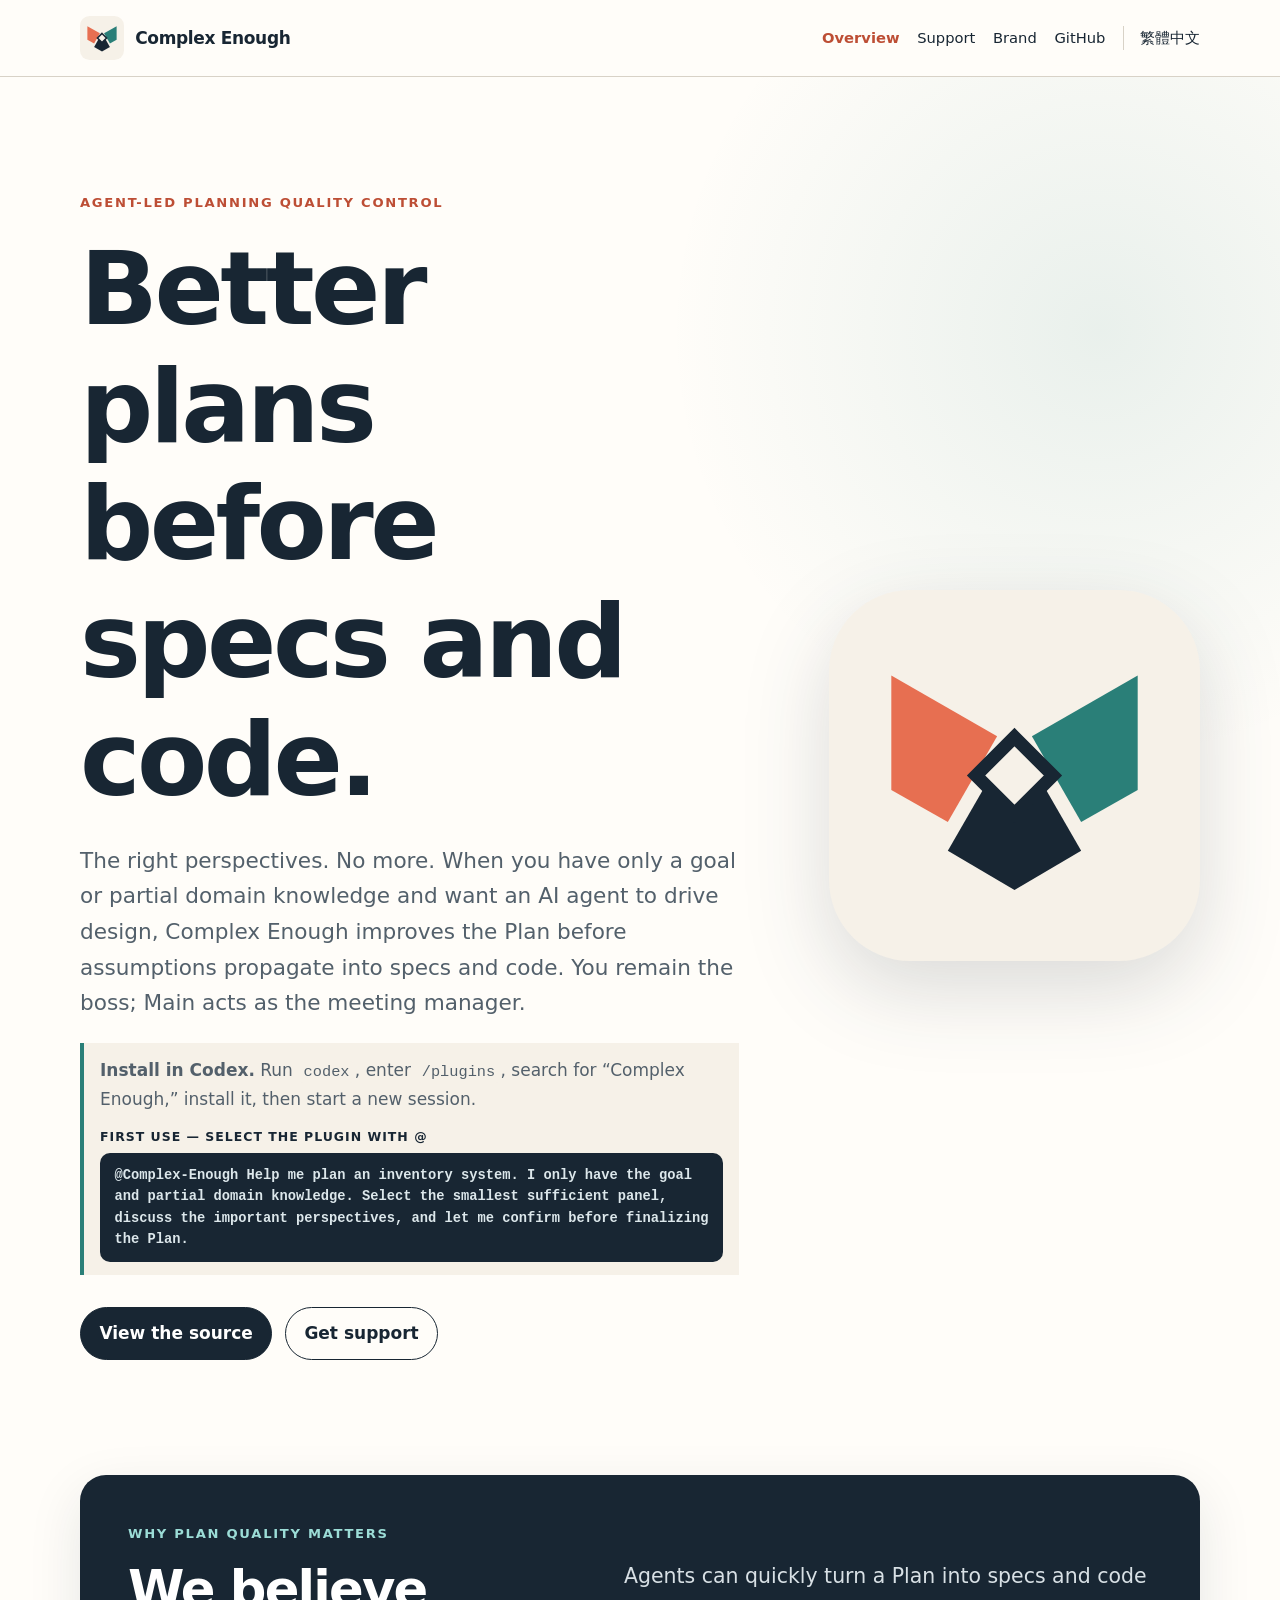
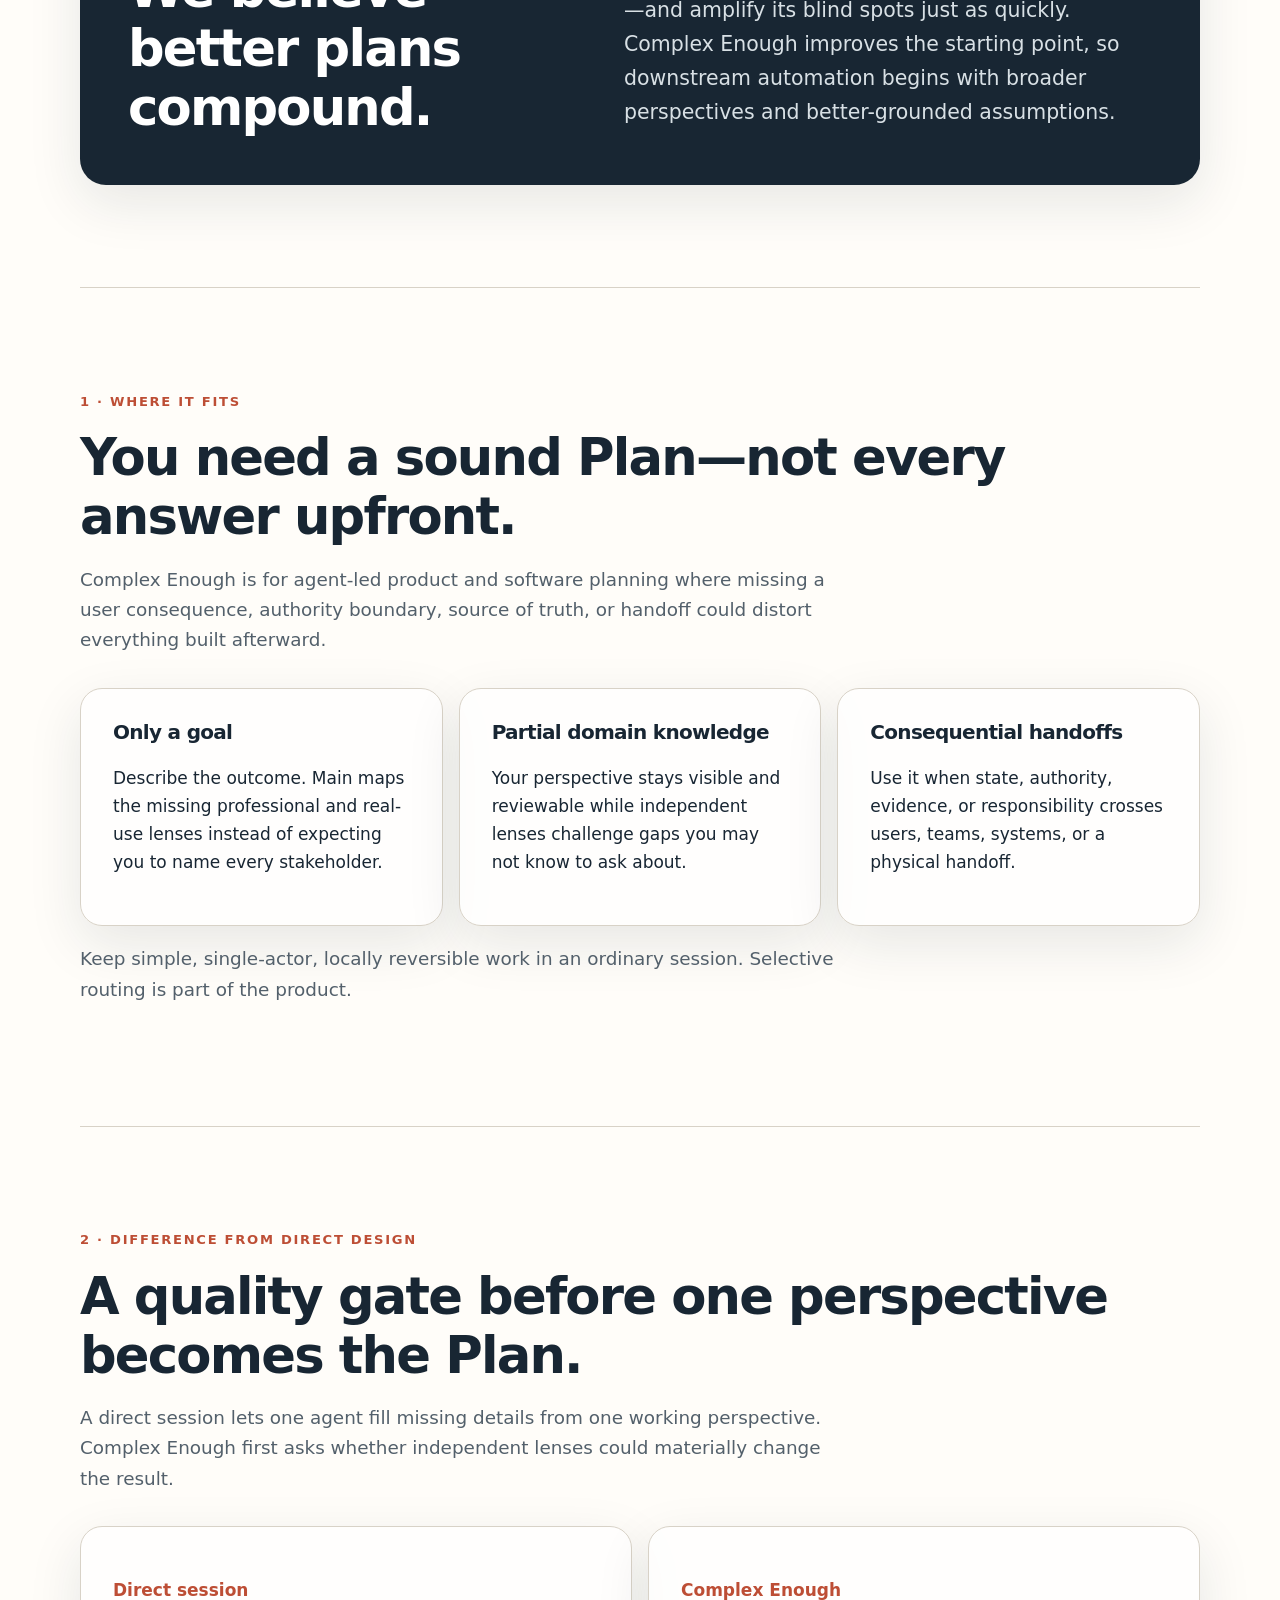
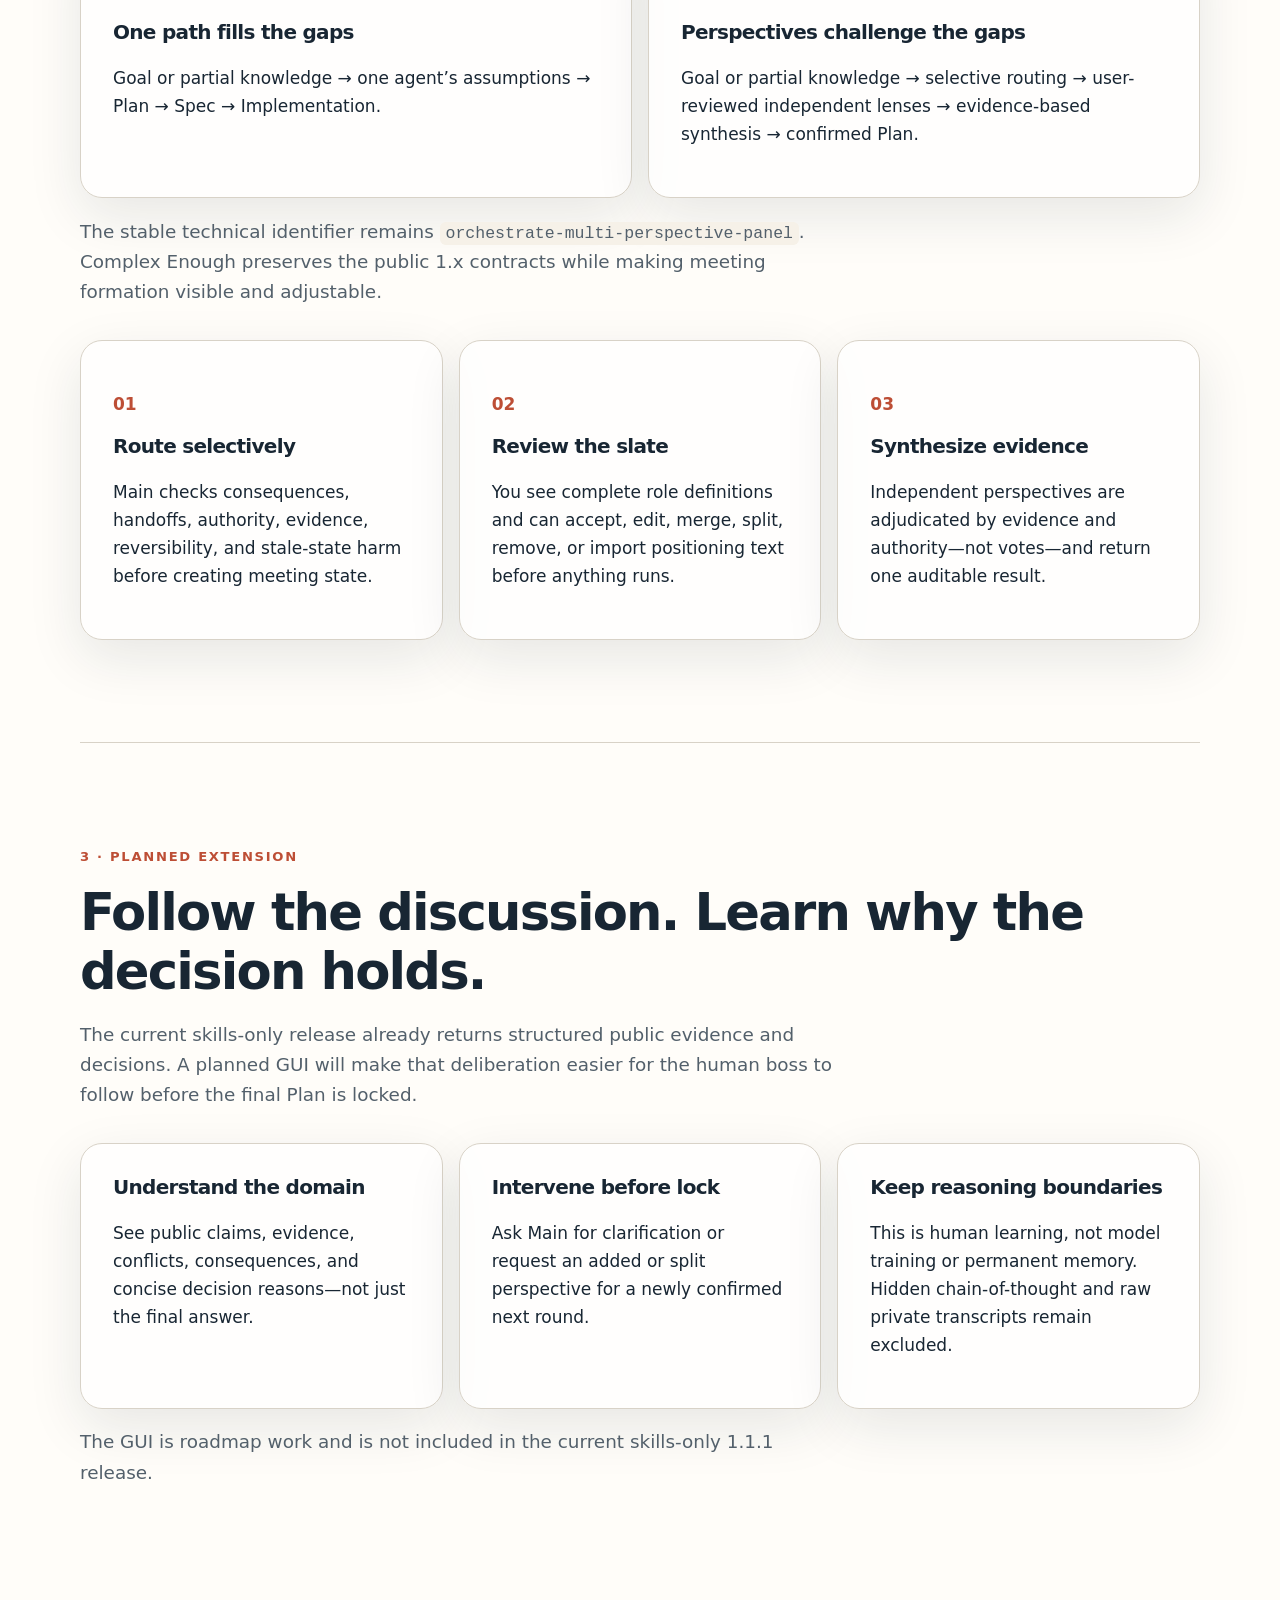
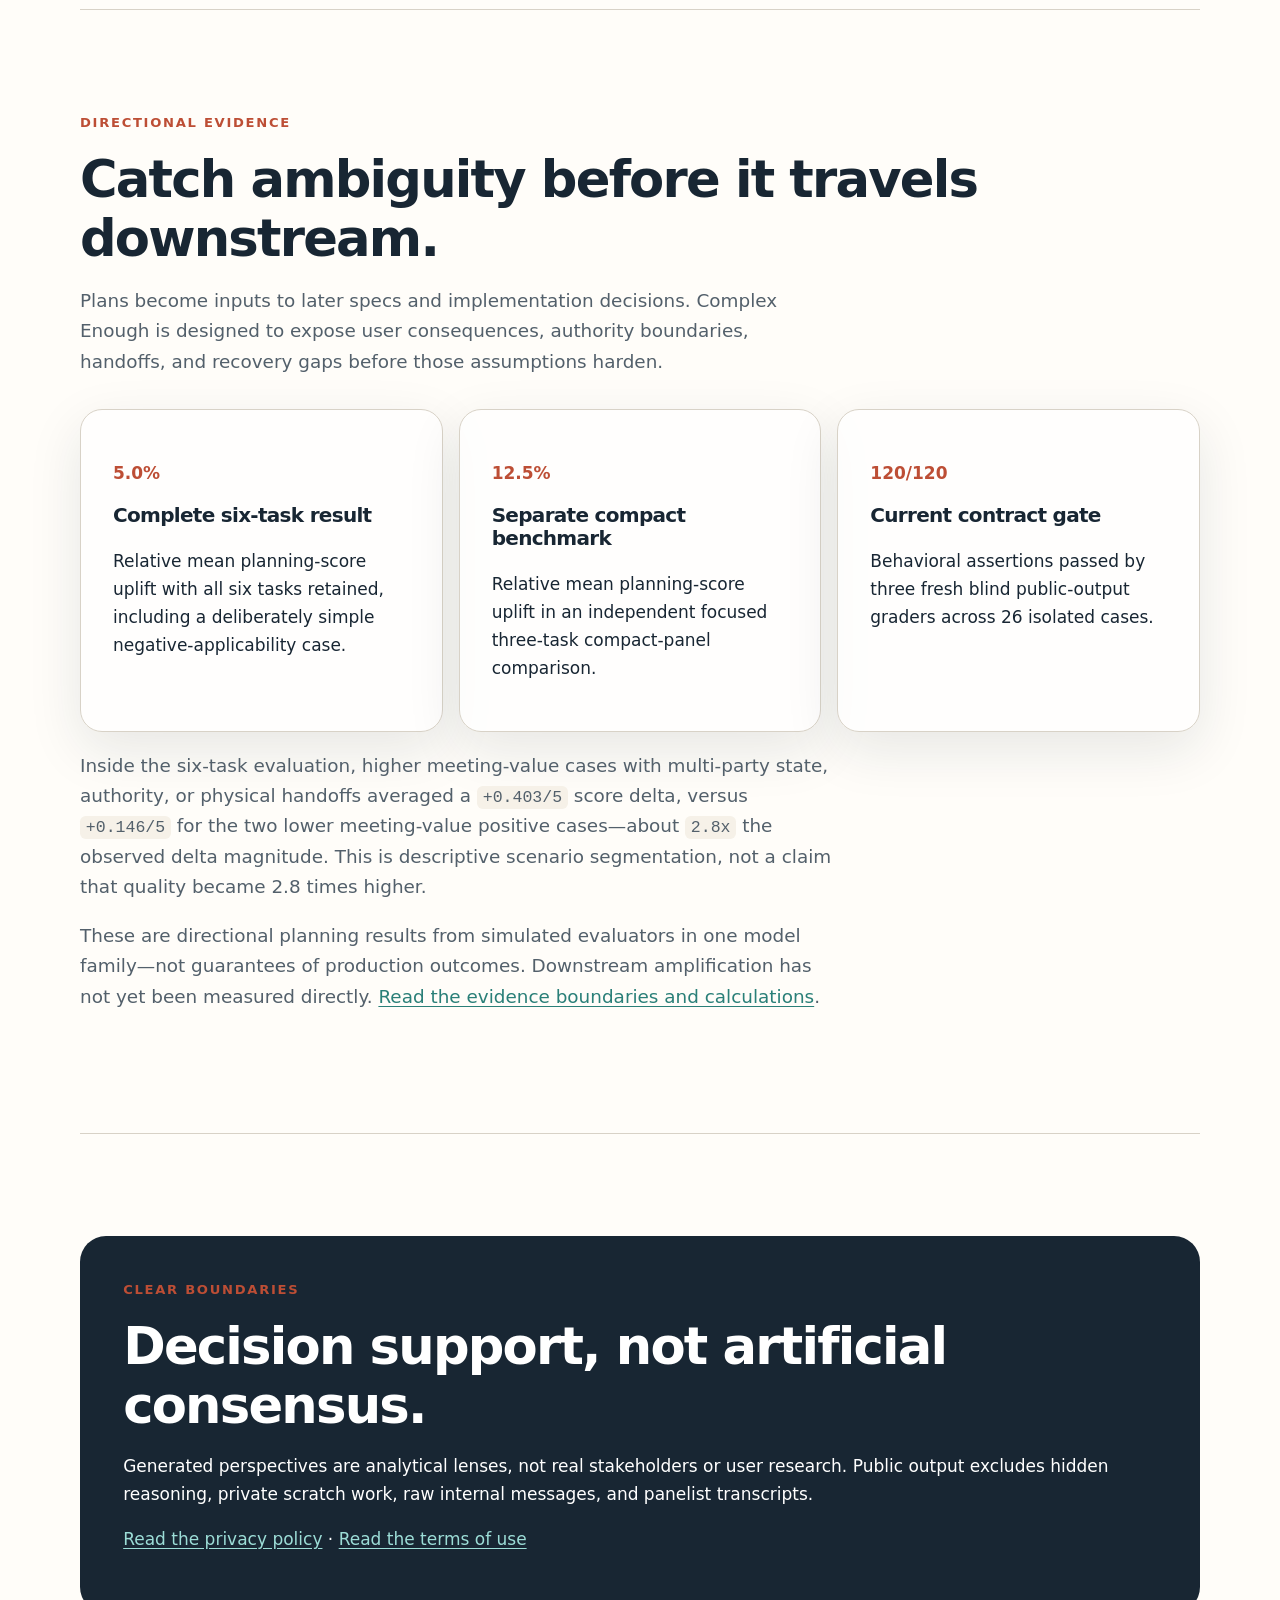
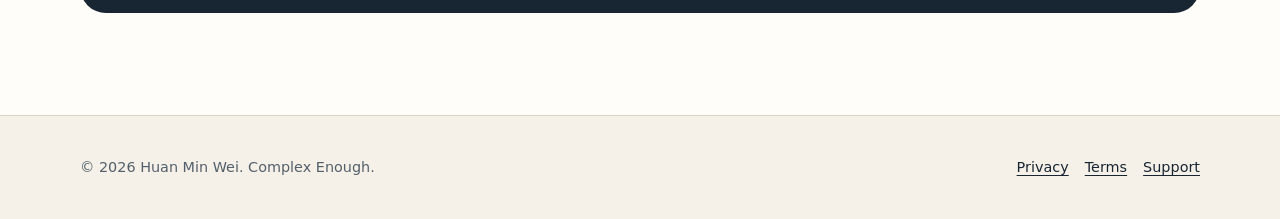
<file: site/index.html>
<!doctype html>
<html lang="en">
<head>
  <meta charset="utf-8">
  <meta name="viewport" content="width=device-width, initial-scale=1">
  <meta name="robots" content="noindex">
  <title>Complex Enough</title>
  <script>
    (function () {
      var target = navigator.language && navigator.language.toLowerCase().startsWith('zh') ? './zh-TW/' : './en/';
      window.location.replace(target);
    }());
  </script>
</head>
<body>
  <main>
    <h1>Complex Enough</h1>
    <p><a href="./en/">English</a> · <a href="./zh-TW/" lang="zh-Hant">繁體中文</a></p>
  </main>
</body>
</html>
</file>
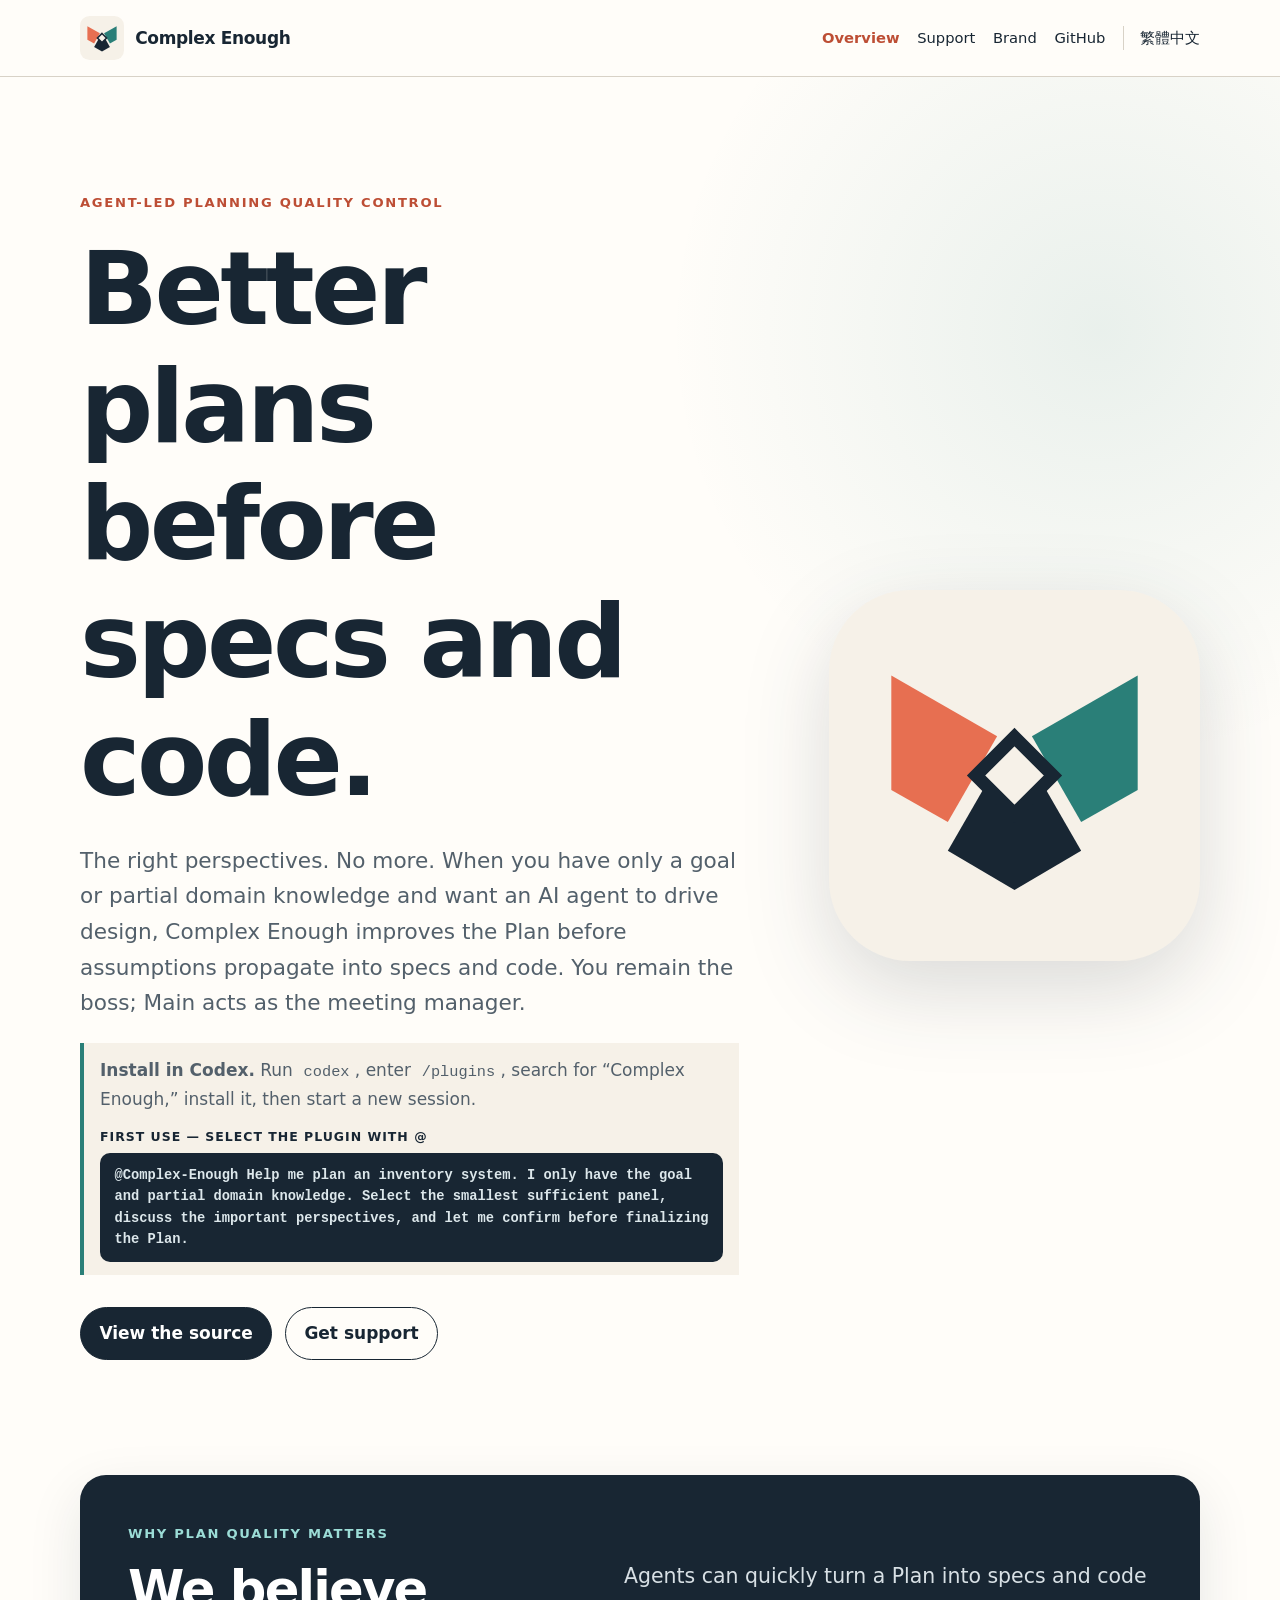
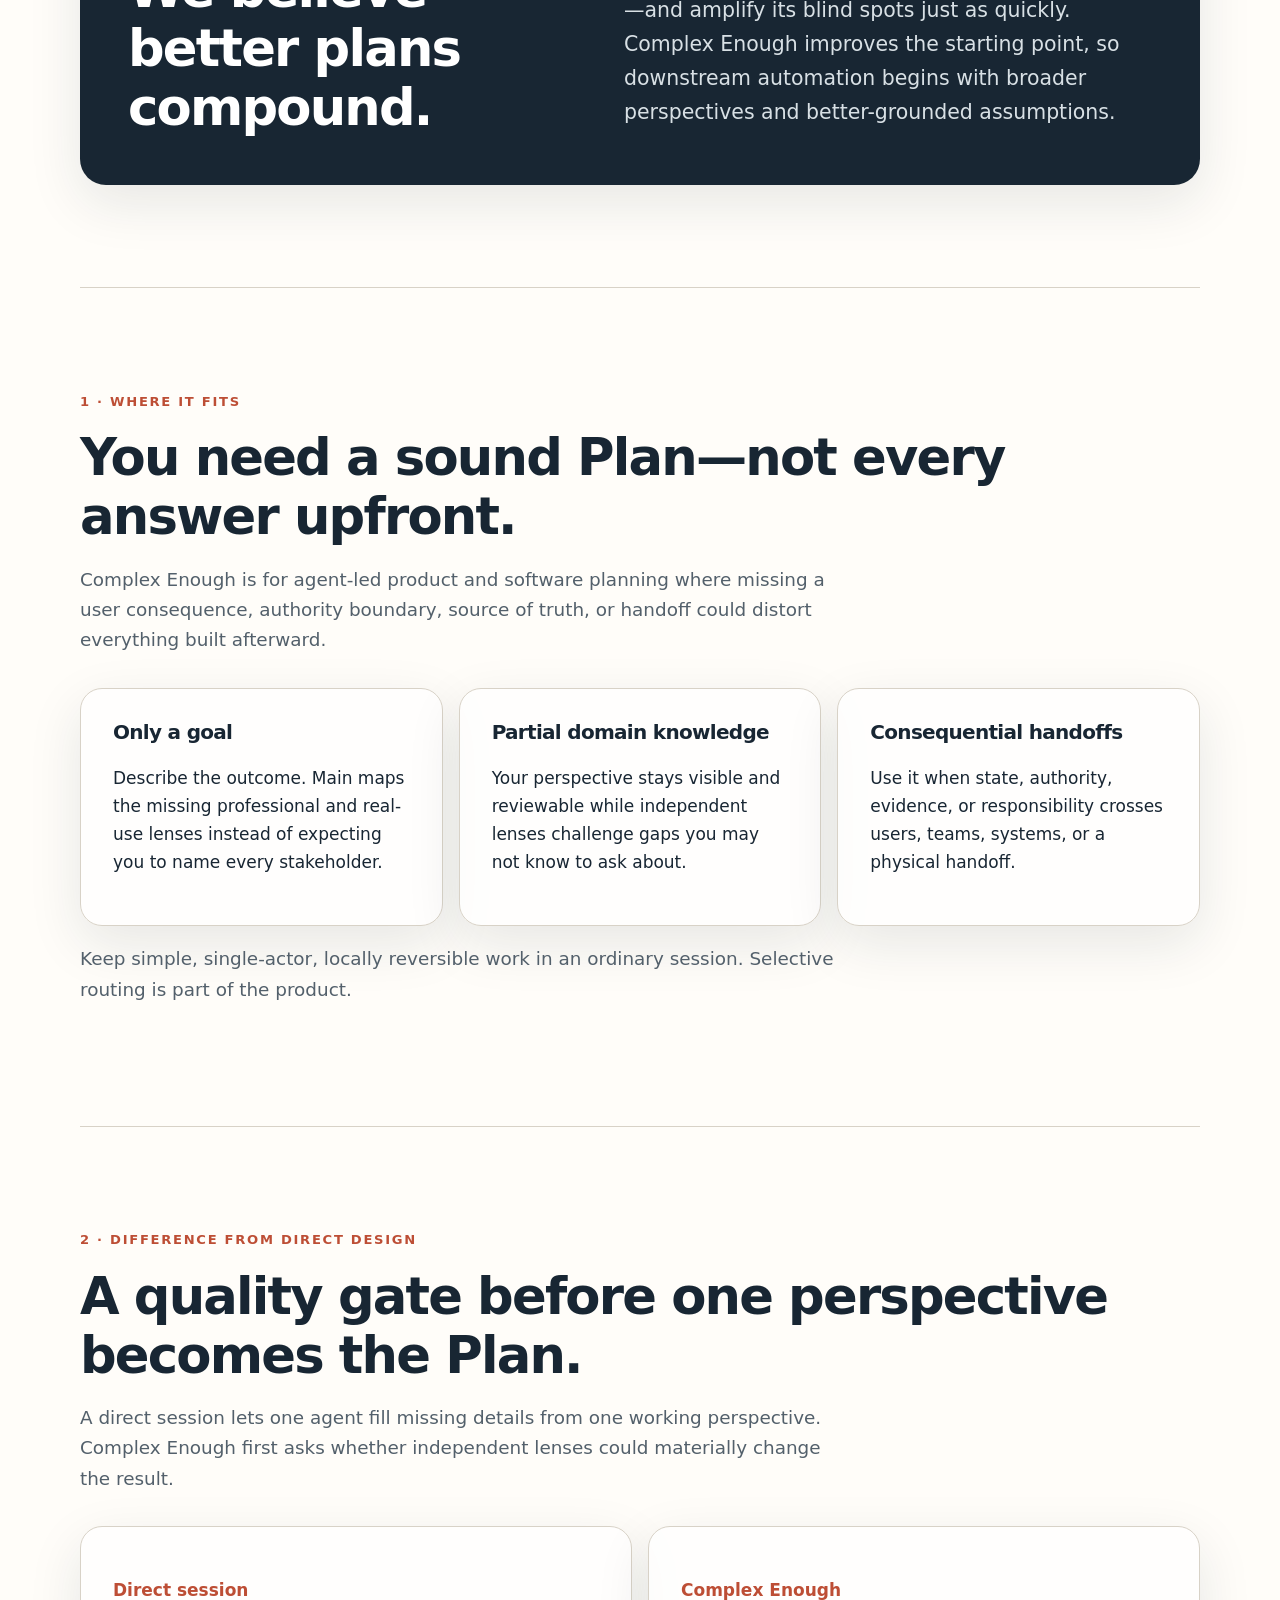
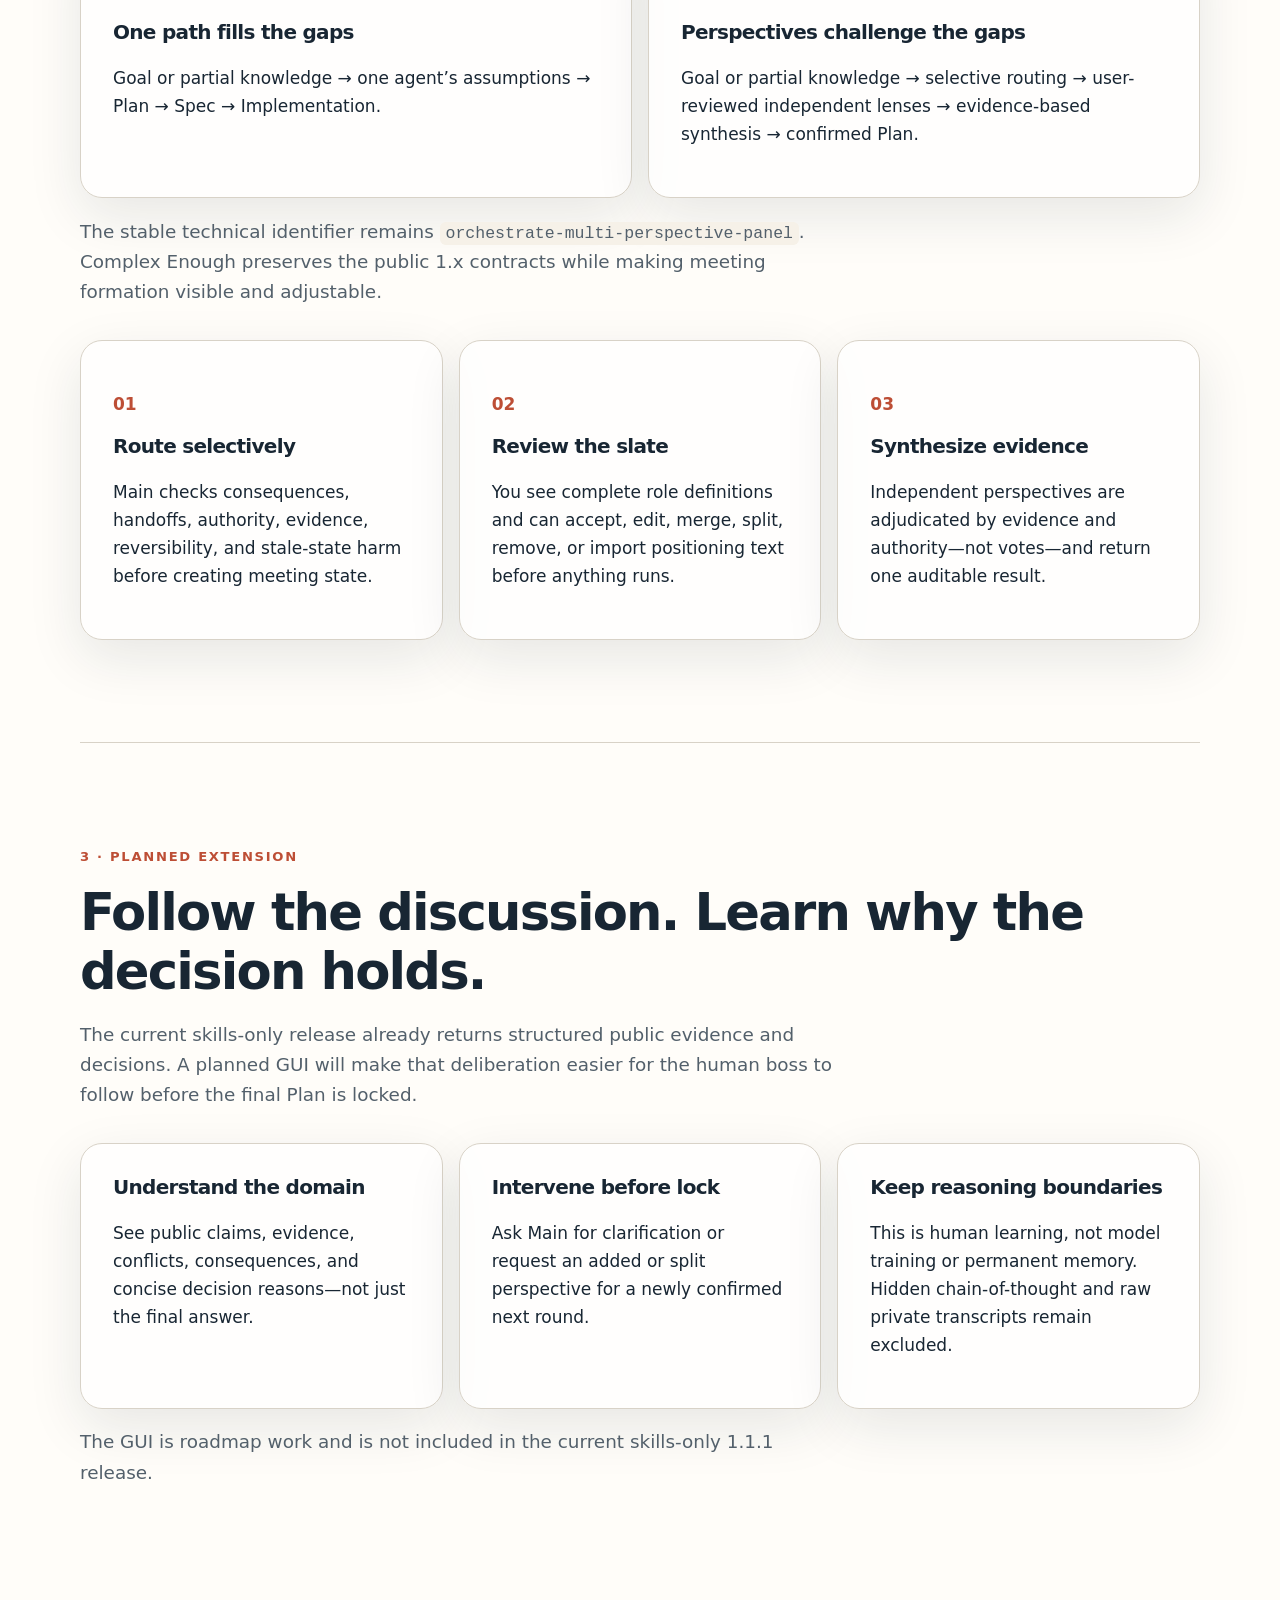
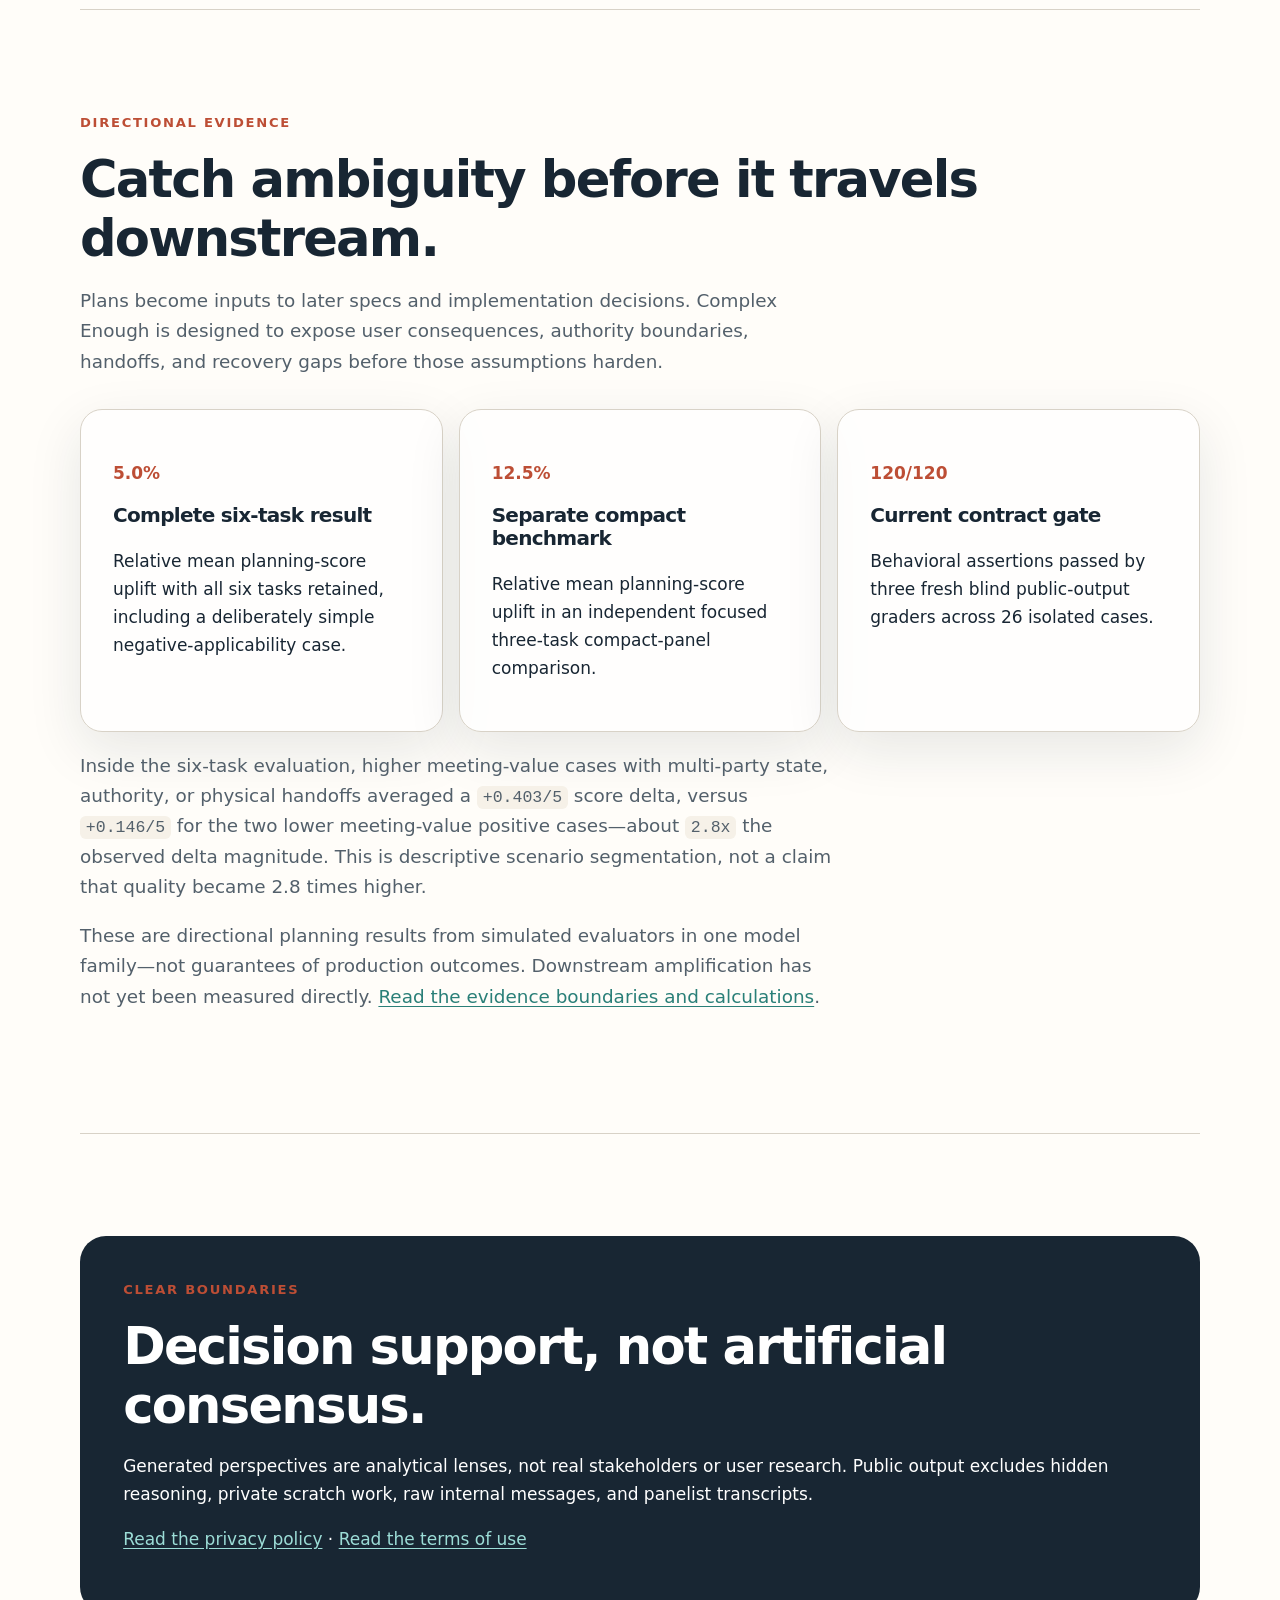
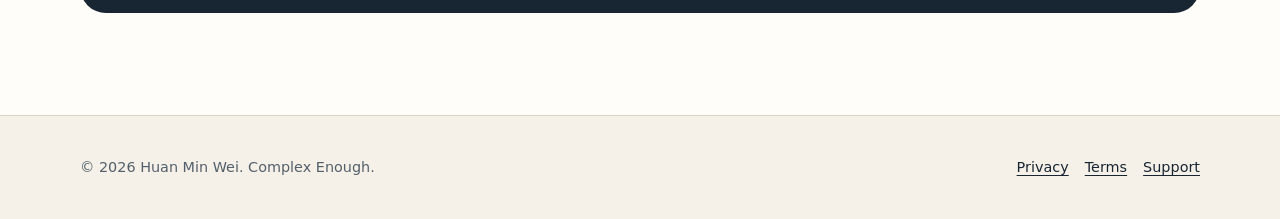
<file: site/en/index.html>
<!doctype html>
<html lang="en">
<head>
  <meta charset="utf-8">
  <meta name="viewport" content="width=device-width, initial-scale=1">
  <meta name="description" content="Agent-led planning quality control before specs and code, using the smallest useful, user-confirmed panel.">
  <link rel="canonical" href="https://complexenough.com/en/">
  <link rel="alternate" hreflang="zh-Hant" href="https://complexenough.com/zh-TW/">
  <link rel="stylesheet" href="../assets/css/site.css">
  <link rel="icon" href="../assets/brand/mark.svg" type="image/svg+xml">
  <title>Complex Enough — The right perspectives. No more.</title>
</head>
<body>
  <a class="skip-link" href="#main">Skip to content</a>
  <header class="site-header"><div class="header-inner">
    <a class="brand-link" href="./"><img src="../assets/brand/mark.svg" alt=""><span>Complex Enough</span></a>
    <nav aria-label="Primary"><ul class="nav-list">
      <li><a aria-current="page" href="./">Overview</a></li><li><a href="support/">Support</a></li><li><a href="brand/">Brand</a></li>
      <li><a href="https://github.com/complex-enough/complex-enough">GitHub</a></li><li class="language-link"><a href="../zh-TW/" lang="zh-Hant">繁體中文</a></li>
    </ul></nav>
  </div></header>
  <main id="main" class="page">
    <section class="hero">
      <div><p class="eyebrow">Agent-led planning quality control</p><h1>Better plans before specs and code.</h1>
        <p class="lede">The right perspectives. No more. When you have only a goal or partial domain knowledge and want an AI agent to drive design, Complex Enough improves the Plan before assumptions propagate into specs and code. You remain the boss; Main acts as the meeting manager.</p>
        <div class="availability-note">
          <p><strong>Install in Codex.</strong> Run <code>codex</code>, enter <code>/plugins</code>, search for “Complex Enough,” install it, then start a new session.</p>
          <p class="example-label">First use — select the plugin with @</p>
          <pre class="prompt-example" aria-label="Example Complex Enough prompt"><code>@Complex-Enough Help me plan an inventory system. I only have the goal and partial domain knowledge. Select the smallest sufficient panel, discuss the important perspectives, and let me confirm before finalizing the Plan.</code></pre>
        </div>
        <div class="actions"><a class="button" href="https://github.com/complex-enough/complex-enough">View the source</a><a class="button secondary" href="support/">Get support</a></div>
      </div>
      <img class="hero-mark" src="../assets/brand/mark.svg" alt="Three perspective shapes converging around a central diamond">
    </section>
    <section class="thesis" aria-labelledby="thesis-heading">
      <p class="eyebrow">Why Plan quality matters</p>
      <h2 id="thesis-heading">We believe better plans compound.</h2>
      <p class="thesis-copy">Agents can quickly turn a Plan into specs and code—and amplify its blind spots just as quickly. Complex Enough improves the starting point, so downstream automation begins with broader perspectives and better-grounded assumptions.</p>
    </section>
    <section class="section"><p class="eyebrow">1 · Where it fits</p><h2>You need a sound Plan—not every answer upfront.</h2>
      <p class="section-intro">Complex Enough is for agent-led product and software planning where missing a user consequence, authority boundary, source of truth, or handoff could distort everything built afterward.</p>
      <div class="grid">
        <article class="card"><h3>Only a goal</h3><p>Describe the outcome. Main maps the missing professional and real-use lenses instead of expecting you to name every stakeholder.</p></article>
        <article class="card"><h3>Partial domain knowledge</h3><p>Your perspective stays visible and reviewable while independent lenses challenge gaps you may not know to ask about.</p></article>
        <article class="card"><h3>Consequential handoffs</h3><p>Use it when state, authority, evidence, or responsibility crosses users, teams, systems, or a physical handoff.</p></article>
      </div>
      <p class="section-intro">Keep simple, single-actor, locally reversible work in an ordinary session. Selective routing is part of the product.</p>
    </section>
    <section class="section"><p class="eyebrow">2 · Difference from direct design</p><h2>A quality gate before one perspective becomes the Plan.</h2>
      <p class="section-intro">A direct session lets one agent fill missing details from one working perspective. Complex Enough first asks whether independent lenses could materially change the result.</p>
      <div class="grid comparison-grid">
        <article class="card"><p class="number">Direct session</p><h3>One path fills the gaps</h3><p>Goal or partial knowledge → one agent’s assumptions → Plan → Spec → Implementation.</p></article>
        <article class="card"><p class="number">Complex Enough</p><h3>Perspectives challenge the gaps</h3><p>Goal or partial knowledge → selective routing → user-reviewed independent lenses → evidence-based synthesis → confirmed Plan.</p></article>
      </div>
      <p class="section-intro">The stable technical identifier remains <code>orchestrate-multi-perspective-panel</code>. Complex Enough preserves the public 1.x contracts while making meeting formation visible and adjustable.</p>
      <div class="grid">
        <article class="card"><p class="number">01</p><h3>Route selectively</h3><p>Main checks consequences, handoffs, authority, evidence, reversibility, and stale-state harm before creating meeting state.</p></article>
        <article class="card"><p class="number">02</p><h3>Review the slate</h3><p>You see complete role definitions and can accept, edit, merge, split, remove, or import positioning text before anything runs.</p></article>
        <article class="card"><p class="number">03</p><h3>Synthesize evidence</h3><p>Independent perspectives are adjudicated by evidence and authority—not votes—and return one auditable result.</p></article>
      </div>
    </section>
    <section class="section"><p class="eyebrow">3 · Planned extension</p><h2>Follow the discussion. Learn why the decision holds.</h2>
      <p class="section-intro">The current skills-only release already returns structured public evidence and decisions. A planned GUI will make that deliberation easier for the human boss to follow before the final Plan is locked.</p>
      <div class="grid">
        <article class="card"><h3>Understand the domain</h3><p>See public claims, evidence, conflicts, consequences, and concise decision reasons—not just the final answer.</p></article>
        <article class="card"><h3>Intervene before lock</h3><p>Ask Main for clarification or request an added or split perspective for a newly confirmed next round.</p></article>
        <article class="card"><h3>Keep reasoning boundaries</h3><p>This is human learning, not model training or permanent memory. Hidden chain-of-thought and raw private transcripts remain excluded.</p></article>
      </div>
      <p class="section-intro">The GUI is roadmap work and is not included in the current skills-only 1.1.1 release.</p>
    </section>
    <section class="section"><p class="eyebrow">Directional evidence</p><h2>Catch ambiguity before it travels downstream.</h2>
      <p class="section-intro">Plans become inputs to later specs and implementation decisions. Complex Enough is designed to expose user consequences, authority boundaries, handoffs, and recovery gaps before those assumptions harden.</p>
      <div class="grid">
        <article class="card"><p class="number">5.0%</p><h3>Complete six-task result</h3><p>Relative mean planning-score uplift with all six tasks retained, including a deliberately simple negative-applicability case.</p></article>
        <article class="card"><p class="number">12.5%</p><h3>Separate compact benchmark</h3><p>Relative mean planning-score uplift in an independent focused three-task compact-panel comparison.</p></article>
        <article class="card"><p class="number">120/120</p><h3>Current contract gate</h3><p>Behavioral assertions passed by three fresh blind public-output graders across 26 isolated cases.</p></article>
      </div>
      <p class="section-intro">Inside the six-task evaluation, higher meeting-value cases with multi-party state, authority, or physical handoffs averaged a <code>+0.403/5</code> score delta, versus <code>+0.146/5</code> for the two lower meeting-value positive cases—about <code>2.8x</code> the observed delta magnitude. This is descriptive scenario segmentation, not a claim that quality became 2.8 times higher.</p>
      <p class="section-intro">These are directional planning results from simulated evaluators in one model family—not guarantees of production outcomes. Downstream amplification has not yet been measured directly. <a href="https://github.com/complex-enough/complex-enough/blob/main/docs/evaluations/complex-enough-quality-evidence-summary.zh-TW.md">Read the evidence boundaries and calculations</a>.</p>
    </section>
    <section class="section"><div class="callout"><p class="eyebrow">Clear boundaries</p><h2>Decision support, not artificial consensus.</h2><p>Generated perspectives are analytical lenses, not real stakeholders or user research. Public output excludes hidden reasoning, private scratch work, raw internal messages, and panelist transcripts.</p><p><a href="privacy/">Read the privacy policy</a> · <a href="terms/">Read the terms of use</a></p></div></section>
  </main>
  <footer class="site-footer"><div class="footer-inner"><div>© 2026 Huan Min Wei. Complex Enough.</div><div class="footer-links"><a href="privacy/">Privacy</a><a href="terms/">Terms</a><a href="support/">Support</a></div></div></footer>
</body>
</html>
</file>
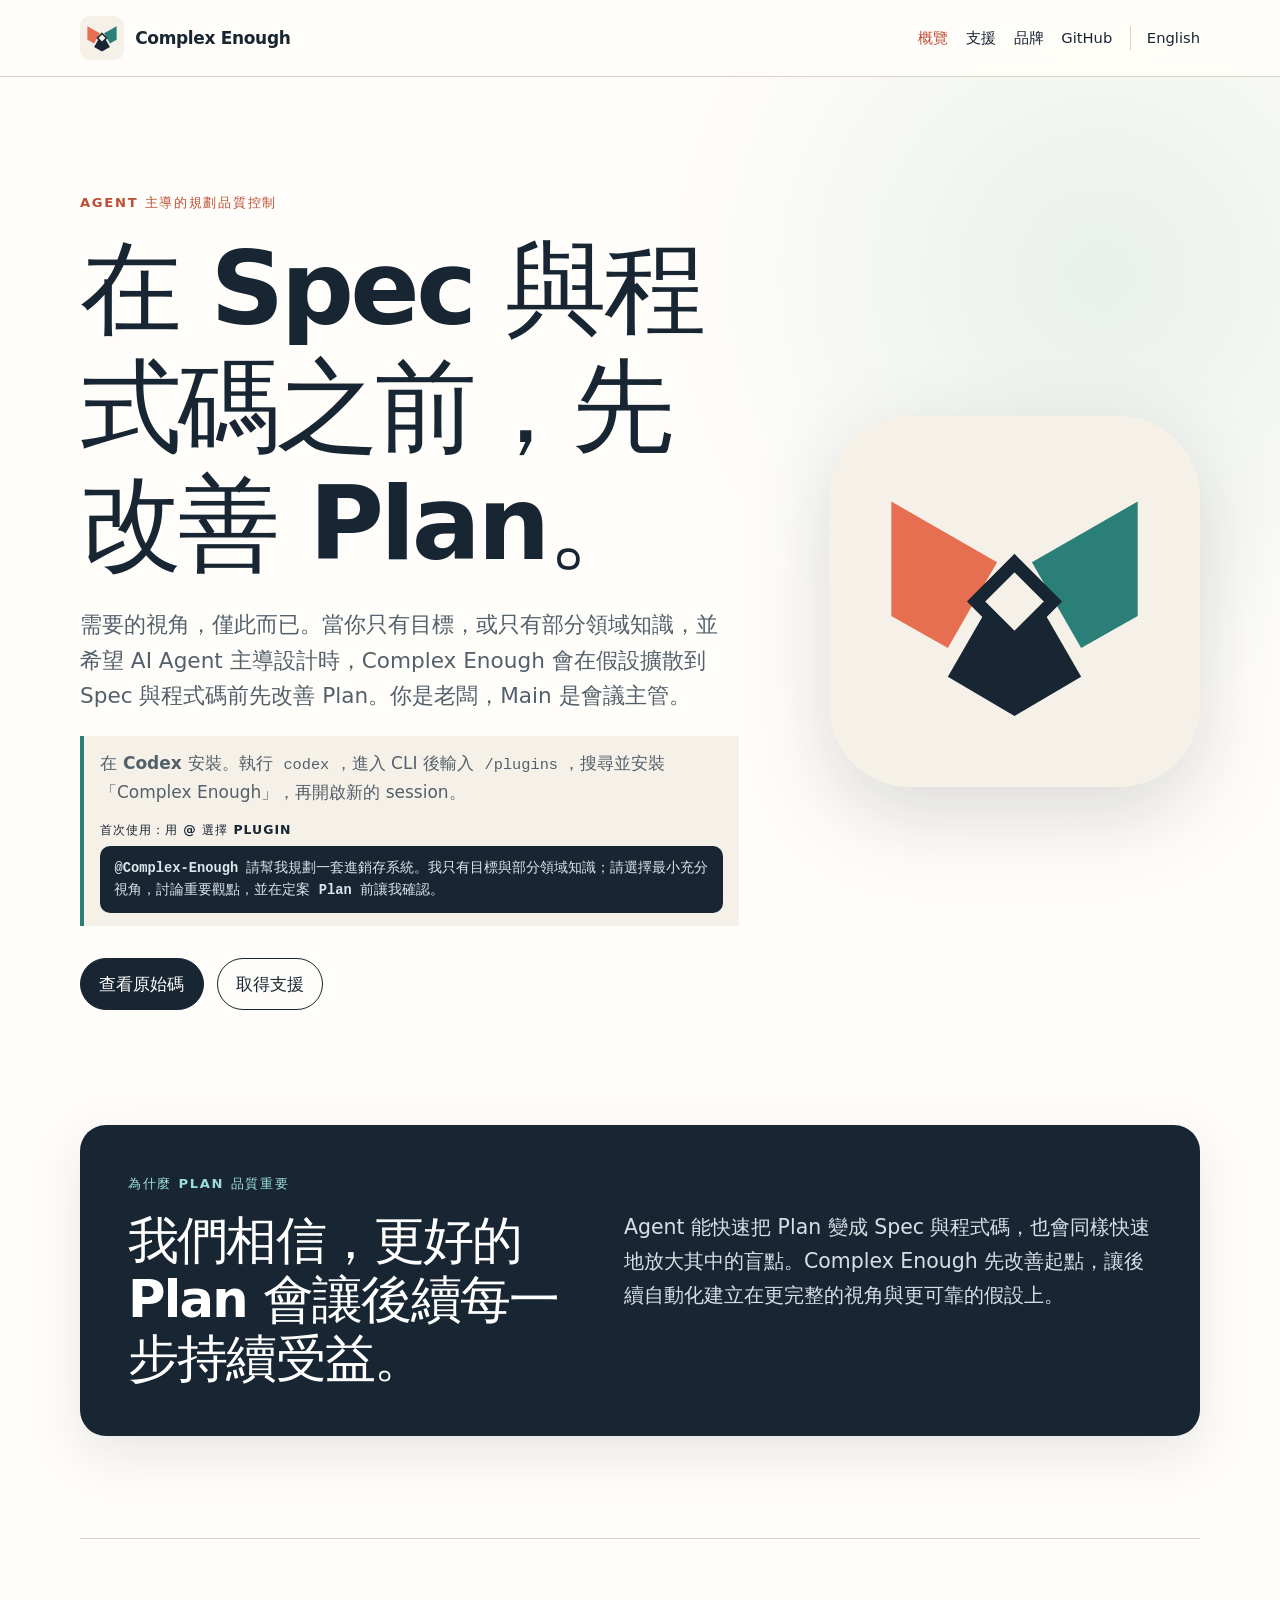
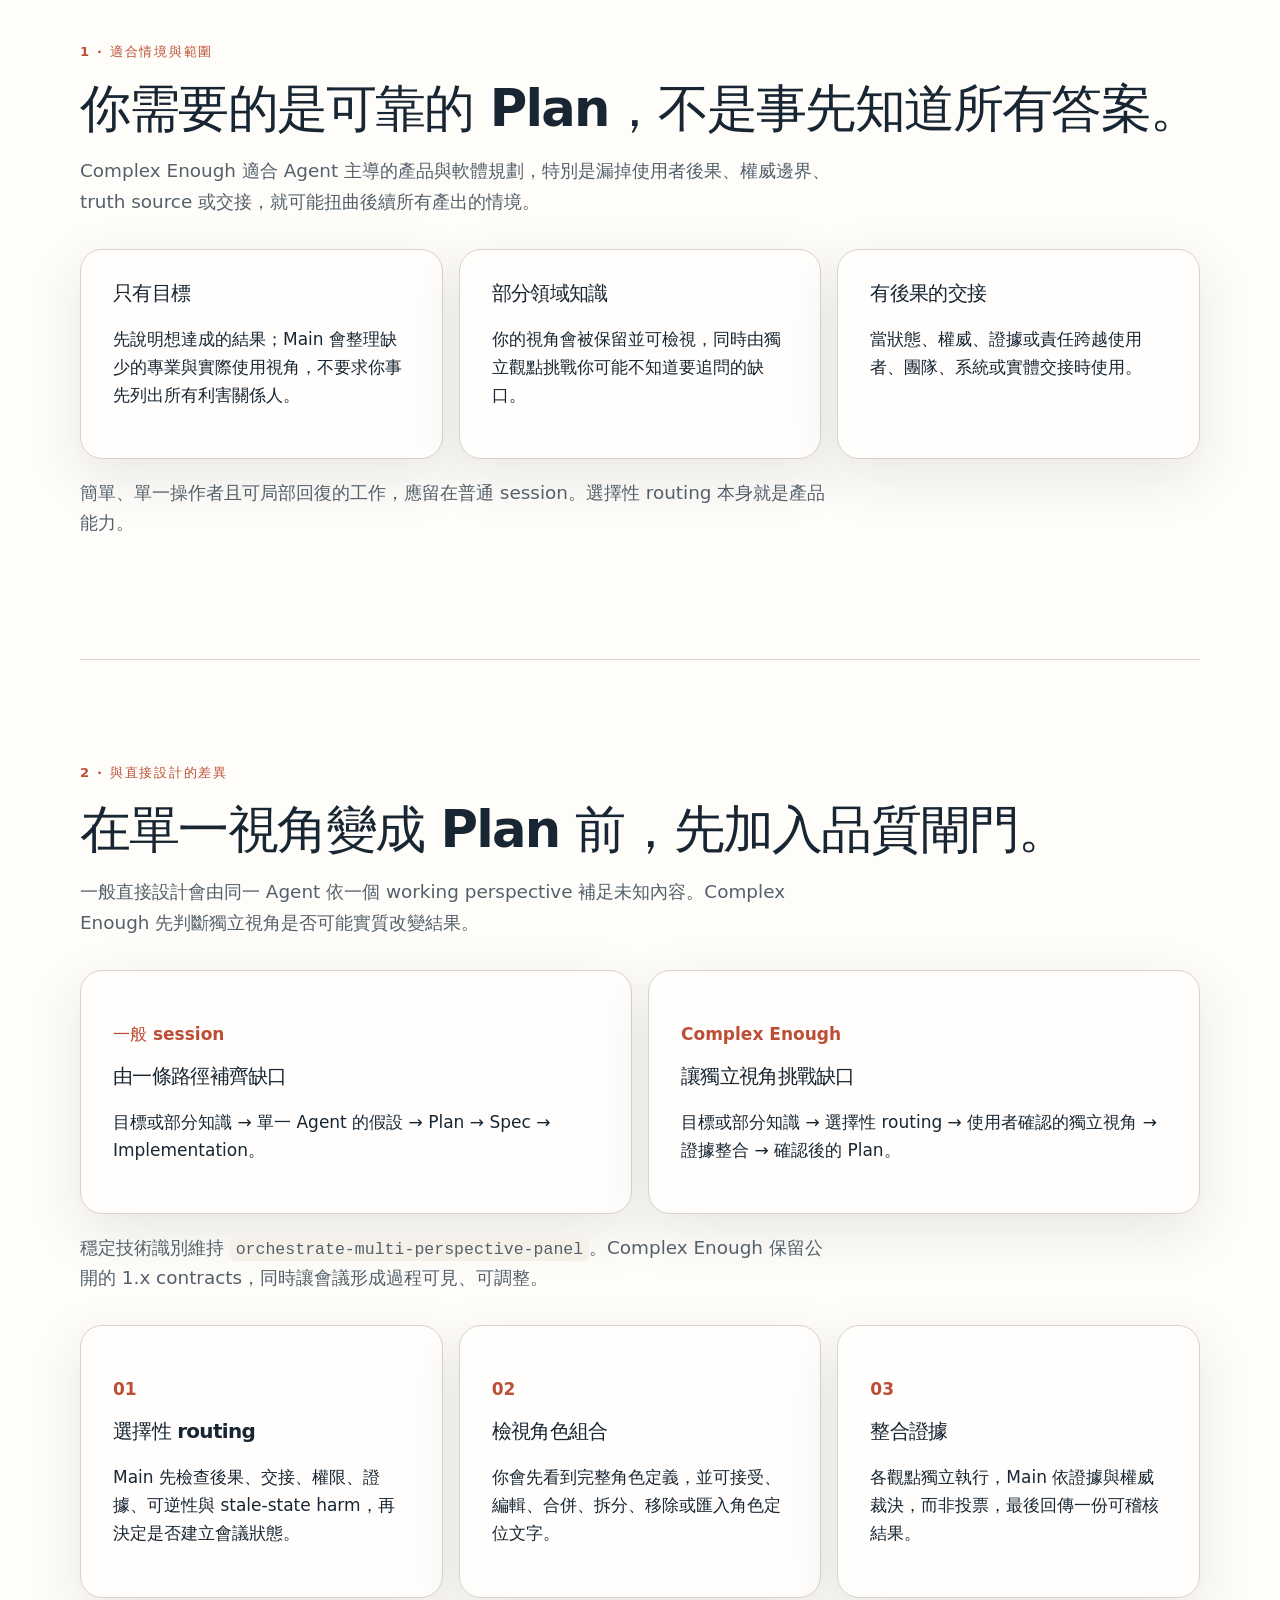
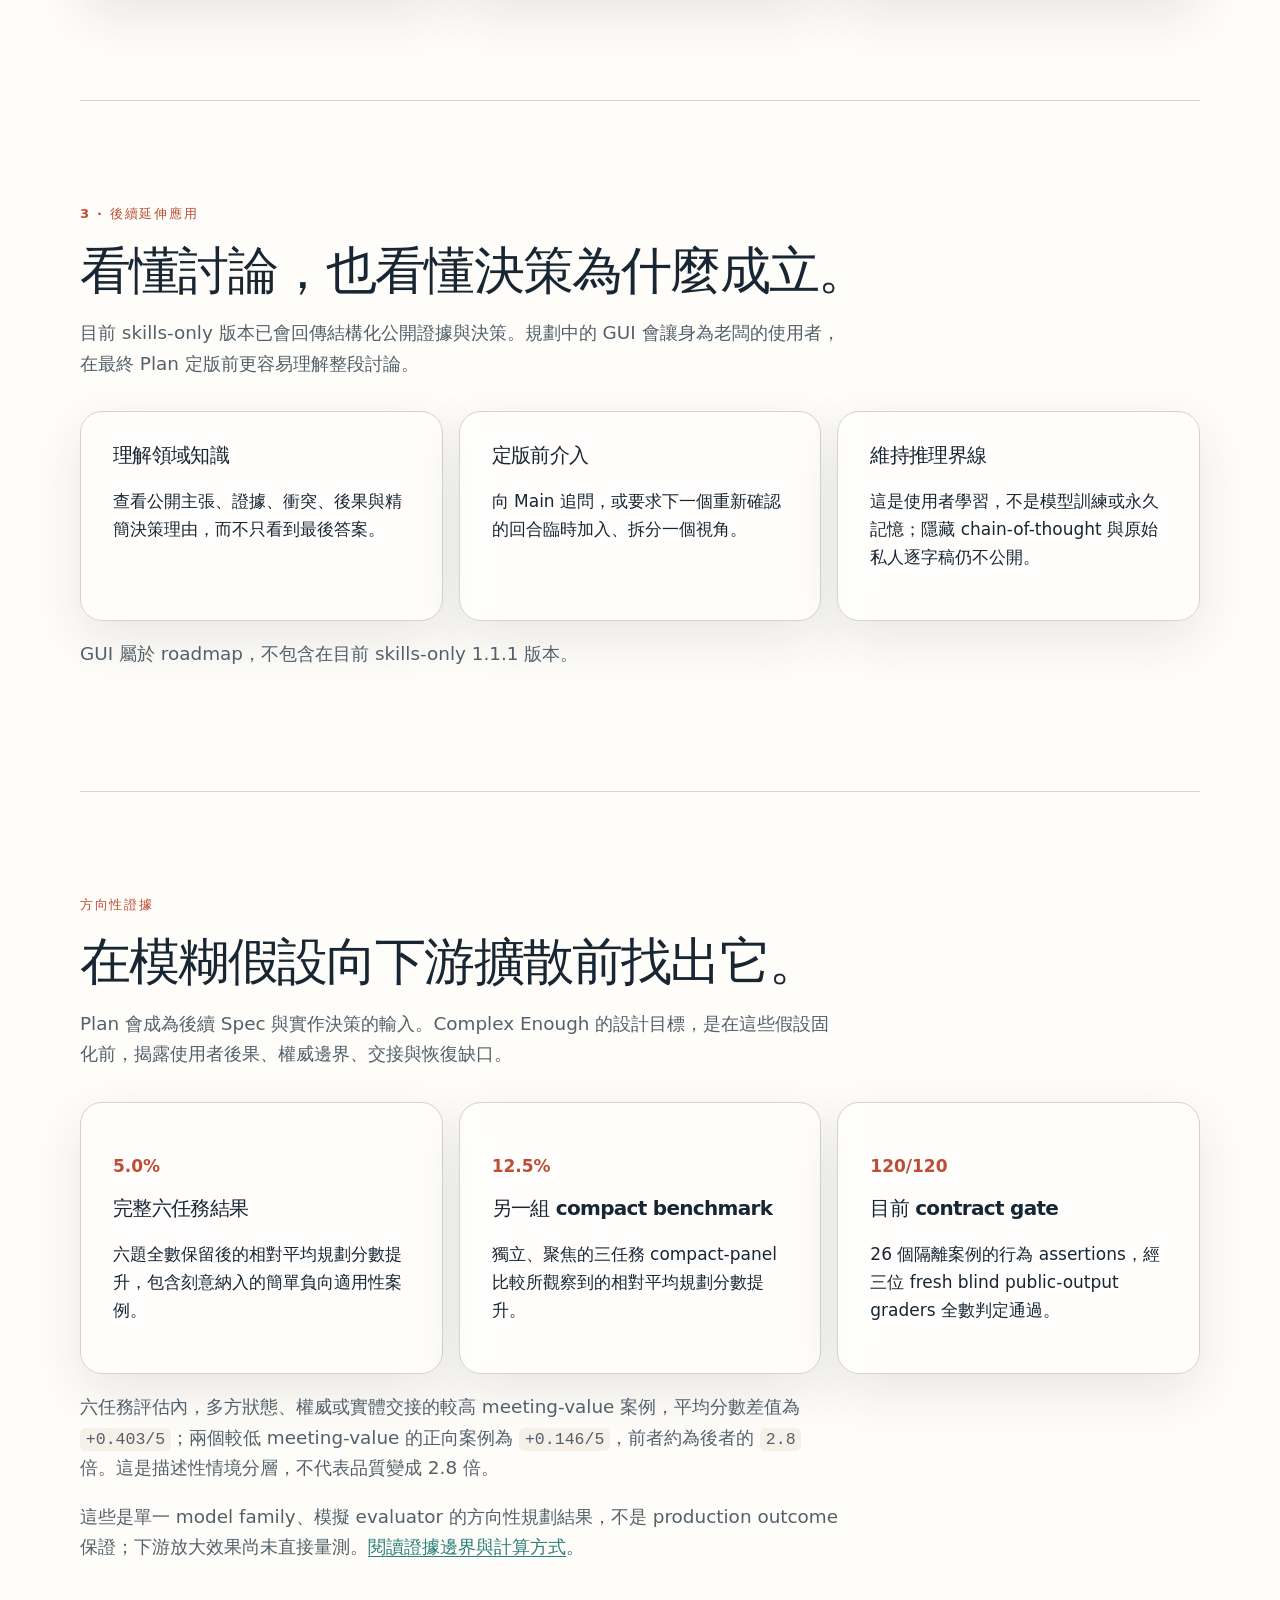
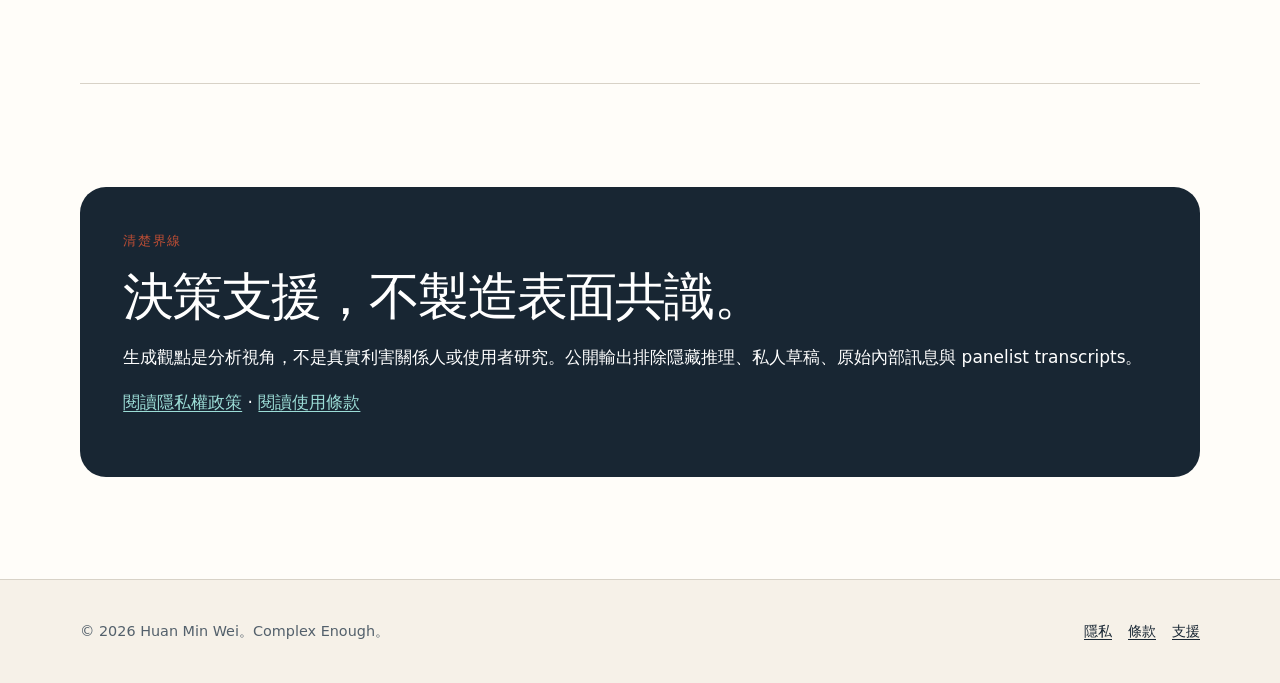
<file: site/zh-TW/index.html>
<!doctype html>
<html lang="zh-Hant-TW">
<head>
  <meta charset="utf-8">
  <meta name="viewport" content="width=device-width, initial-scale=1">
  <meta name="description" content="Agent 主導的規劃品質控制：在 Plan 變成 Spec 與程式碼前，形成最小且經使用者確認的多視角組合。">
  <link rel="canonical" href="https://complexenough.com/zh-TW/">
  <link rel="alternate" hreflang="en" href="https://complexenough.com/en/">
  <link rel="stylesheet" href="../assets/css/site.css">
  <link rel="icon" href="../assets/brand/mark.svg" type="image/svg+xml">
  <title>Complex Enough — 需要的視角，僅此而已</title>
</head>
<body>
  <a class="skip-link" href="#main">跳至主要內容</a>
  <header class="site-header"><div class="header-inner">
    <a class="brand-link" href="./"><img src="../assets/brand/mark.svg" alt=""><span>Complex Enough</span></a>
    <nav aria-label="主要導覽"><ul class="nav-list">
      <li><a aria-current="page" href="./">概覽</a></li><li><a href="support/">支援</a></li><li><a href="brand/">品牌</a></li>
      <li><a href="https://github.com/complex-enough/complex-enough">GitHub</a></li><li class="language-link"><a href="../en/" lang="en">English</a></li>
    </ul></nav>
  </div></header>
  <main id="main" class="page">
    <section class="hero">
      <div><p class="eyebrow">Agent 主導的規劃品質控制</p><h1>在 Spec 與程式碼之前，先改善 Plan。</h1>
        <p class="lede">需要的視角，僅此而已。當你只有目標，或只有部分領域知識，並希望 AI Agent 主導設計時，Complex Enough 會在假設擴散到 Spec 與程式碼前先改善 Plan。你是老闆，Main 是會議主管。</p>
        <div class="availability-note">
          <p><strong>在 Codex 安裝。</strong>執行 <code>codex</code>，進入 CLI 後輸入 <code>/plugins</code>，搜尋並安裝「Complex Enough」，再開啟新的 session。</p>
          <p class="example-label">首次使用：用 @ 選擇 Plugin</p>
          <pre class="prompt-example" aria-label="Complex Enough 使用範例"><code>@Complex-Enough 請幫我規劃一套進銷存系統。我只有目標與部分領域知識；請選擇最小充分視角，討論重要觀點，並在定案 Plan 前讓我確認。</code></pre>
        </div>
        <div class="actions"><a class="button" href="https://github.com/complex-enough/complex-enough">查看原始碼</a><a class="button secondary" href="support/">取得支援</a></div>
      </div>
      <img class="hero-mark" src="../assets/brand/mark.svg" alt="三個不同視角匯聚於清楚的中心">
    </section>
    <section class="thesis" aria-labelledby="thesis-heading">
      <p class="eyebrow">為什麼 Plan 品質重要</p>
      <h2 id="thesis-heading">我們相信，更好的 Plan 會讓後續每一步持續受益。</h2>
      <p class="thesis-copy">Agent 能快速把 Plan 變成 Spec 與程式碼，也會同樣快速地放大其中的盲點。Complex Enough 先改善起點，讓後續自動化建立在更完整的視角與更可靠的假設上。</p>
    </section>
    <section class="section"><p class="eyebrow">1 · 適合情境與範圍</p><h2>你需要的是可靠的 Plan，不是事先知道所有答案。</h2>
      <p class="section-intro">Complex Enough 適合 Agent 主導的產品與軟體規劃，特別是漏掉使用者後果、權威邊界、truth source 或交接，就可能扭曲後續所有產出的情境。</p>
      <div class="grid">
        <article class="card"><h3>只有目標</h3><p>先說明想達成的結果；Main 會整理缺少的專業與實際使用視角，不要求你事先列出所有利害關係人。</p></article>
        <article class="card"><h3>部分領域知識</h3><p>你的視角會被保留並可檢視，同時由獨立觀點挑戰你可能不知道要追問的缺口。</p></article>
        <article class="card"><h3>有後果的交接</h3><p>當狀態、權威、證據或責任跨越使用者、團隊、系統或實體交接時使用。</p></article>
      </div>
      <p class="section-intro">簡單、單一操作者且可局部回復的工作，應留在普通 session。選擇性 routing 本身就是產品能力。</p>
    </section>
    <section class="section"><p class="eyebrow">2 · 與直接設計的差異</p><h2>在單一視角變成 Plan 前，先加入品質閘門。</h2>
      <p class="section-intro">一般直接設計會由同一 Agent 依一個 working perspective 補足未知內容。Complex Enough 先判斷獨立視角是否可能實質改變結果。</p>
      <div class="grid comparison-grid">
        <article class="card"><p class="number">一般 session</p><h3>由一條路徑補齊缺口</h3><p>目標或部分知識 → 單一 Agent 的假設 → Plan → Spec → Implementation。</p></article>
        <article class="card"><p class="number">Complex Enough</p><h3>讓獨立視角挑戰缺口</h3><p>目標或部分知識 → 選擇性 routing → 使用者確認的獨立視角 → 證據整合 → 確認後的 Plan。</p></article>
      </div>
      <p class="section-intro">穩定技術識別維持 <code>orchestrate-multi-perspective-panel</code>。Complex Enough 保留公開的 1.x contracts，同時讓會議形成過程可見、可調整。</p>
      <div class="grid">
        <article class="card"><p class="number">01</p><h3>選擇性 routing</h3><p>Main 先檢查後果、交接、權限、證據、可逆性與 stale-state harm，再決定是否建立會議狀態。</p></article>
        <article class="card"><p class="number">02</p><h3>檢視角色組合</h3><p>你會先看到完整角色定義，並可接受、編輯、合併、拆分、移除或匯入角色定位文字。</p></article>
        <article class="card"><p class="number">03</p><h3>整合證據</h3><p>各觀點獨立執行，Main 依證據與權威裁決，而非投票，最後回傳一份可稽核結果。</p></article>
      </div>
    </section>
    <section class="section"><p class="eyebrow">3 · 後續延伸應用</p><h2>看懂討論，也看懂決策為什麼成立。</h2>
      <p class="section-intro">目前 skills-only 版本已會回傳結構化公開證據與決策。規劃中的 GUI 會讓身為老闆的使用者，在最終 Plan 定版前更容易理解整段討論。</p>
      <div class="grid">
        <article class="card"><h3>理解領域知識</h3><p>查看公開主張、證據、衝突、後果與精簡決策理由，而不只看到最後答案。</p></article>
        <article class="card"><h3>定版前介入</h3><p>向 Main 追問，或要求下一個重新確認的回合臨時加入、拆分一個視角。</p></article>
        <article class="card"><h3>維持推理界線</h3><p>這是使用者學習，不是模型訓練或永久記憶；隱藏 chain-of-thought 與原始私人逐字稿仍不公開。</p></article>
      </div>
      <p class="section-intro">GUI 屬於 roadmap，不包含在目前 skills-only 1.1.1 版本。</p>
    </section>
    <section class="section"><p class="eyebrow">方向性證據</p><h2>在模糊假設向下游擴散前找出它。</h2>
      <p class="section-intro">Plan 會成為後續 Spec 與實作決策的輸入。Complex Enough 的設計目標，是在這些假設固化前，揭露使用者後果、權威邊界、交接與恢復缺口。</p>
      <div class="grid">
        <article class="card"><p class="number">5.0%</p><h3>完整六任務結果</h3><p>六題全數保留後的相對平均規劃分數提升，包含刻意納入的簡單負向適用性案例。</p></article>
        <article class="card"><p class="number">12.5%</p><h3>另一組 compact benchmark</h3><p>獨立、聚焦的三任務 compact-panel 比較所觀察到的相對平均規劃分數提升。</p></article>
        <article class="card"><p class="number">120/120</p><h3>目前 contract gate</h3><p>26 個隔離案例的行為 assertions，經三位 fresh blind public-output graders 全數判定通過。</p></article>
      </div>
      <p class="section-intro">六任務評估內，多方狀態、權威或實體交接的較高 meeting-value 案例，平均分數差值為 <code>+0.403/5</code>；兩個較低 meeting-value 的正向案例為 <code>+0.146/5</code>，前者約為後者的 <code>2.8</code> 倍。這是描述性情境分層，不代表品質變成 2.8 倍。</p>
      <p class="section-intro">這些是單一 model family、模擬 evaluator 的方向性規劃結果，不是 production outcome 保證；下游放大效果尚未直接量測。<a href="https://github.com/complex-enough/complex-enough/blob/main/docs/evaluations/complex-enough-quality-evidence-summary.zh-TW.md">閱讀證據邊界與計算方式</a>。</p>
    </section>
    <section class="section"><div class="callout"><p class="eyebrow">清楚界線</p><h2>決策支援，不製造表面共識。</h2><p>生成觀點是分析視角，不是真實利害關係人或使用者研究。公開輸出排除隱藏推理、私人草稿、原始內部訊息與 panelist transcripts。</p><p><a href="privacy/">閱讀隱私權政策</a> · <a href="terms/">閱讀使用條款</a></p></div></section>
  </main>
  <footer class="site-footer"><div class="footer-inner"><div>© 2026 Huan Min Wei。Complex Enough。</div><div class="footer-links"><a href="privacy/">隱私</a><a href="terms/">條款</a><a href="support/">支援</a></div></div></footer>
</body>
</html>
</file>
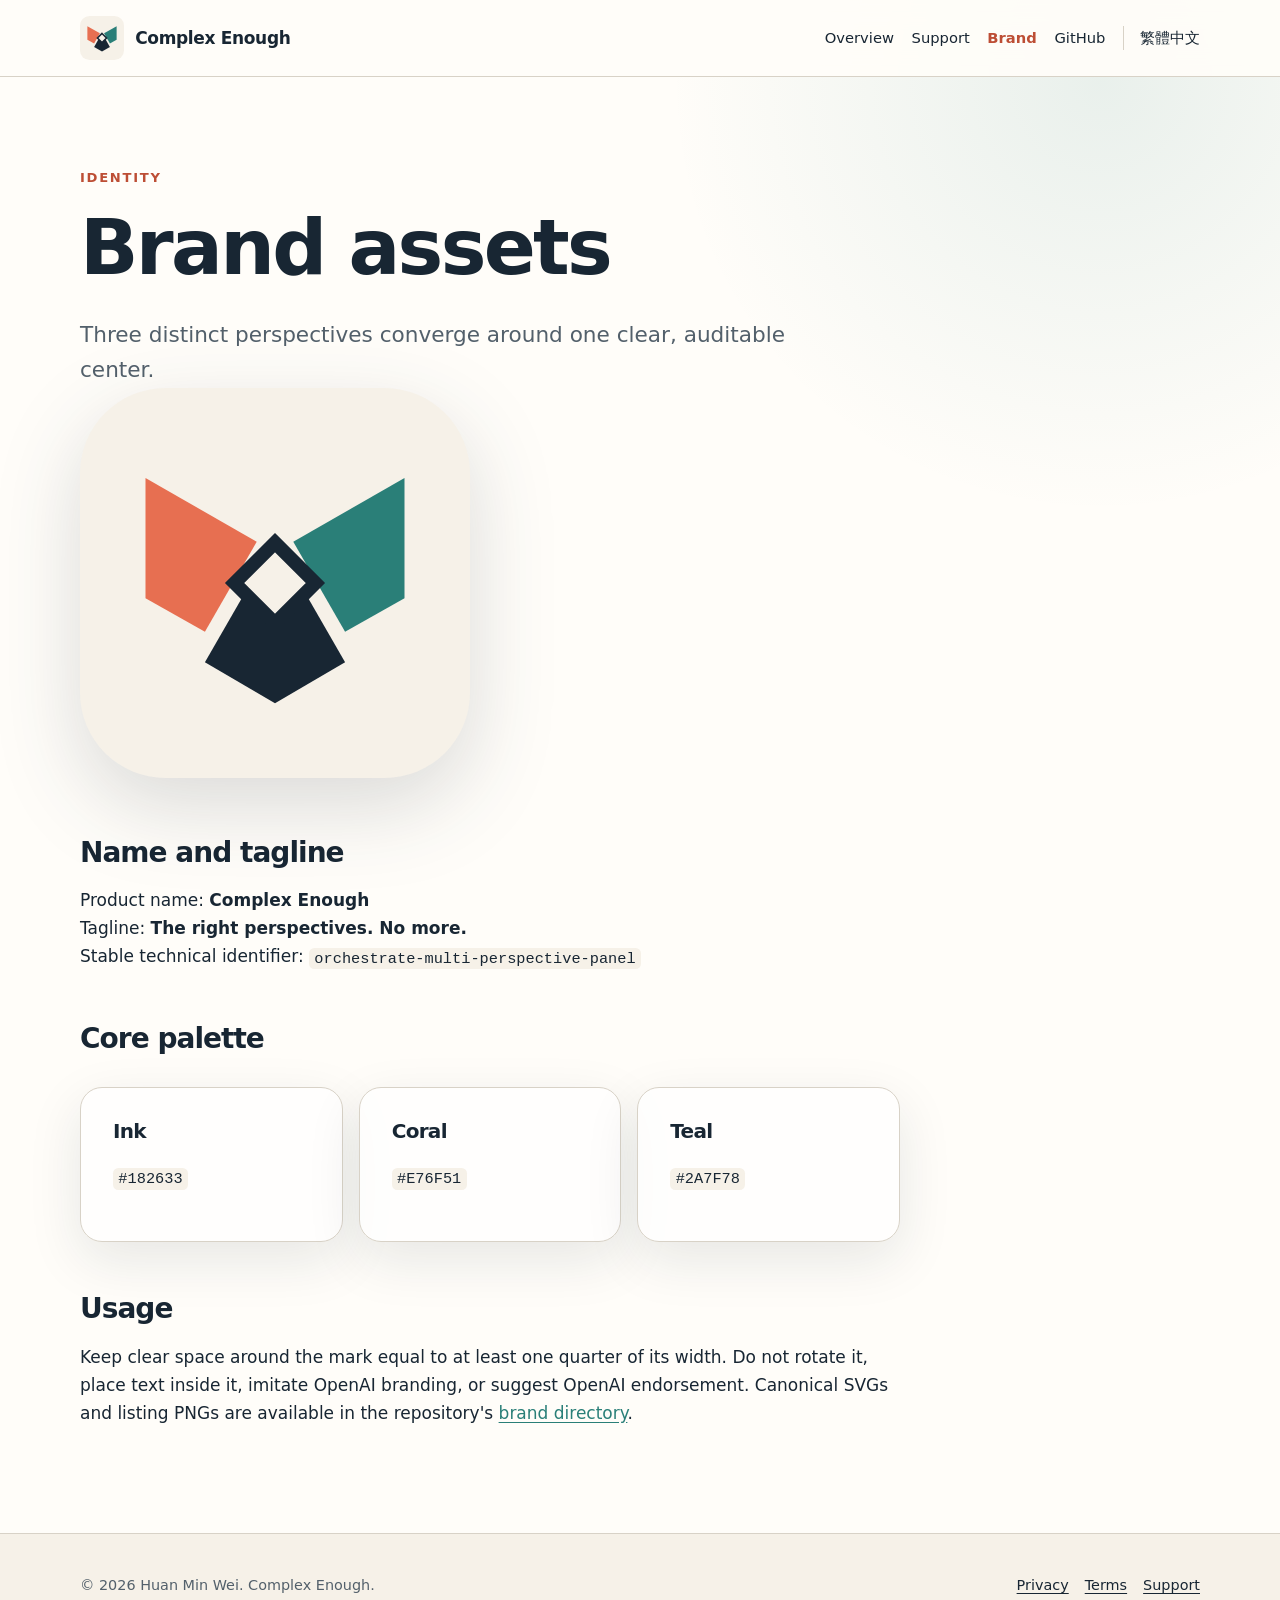
<file: site/en/brand/index.html>
<!doctype html><html lang="en"><head><meta charset="utf-8"><meta name="viewport" content="width=device-width, initial-scale=1"><meta name="description" content="Complex Enough logo, palette, and brand usage guidance."><link rel="canonical" href="https://complexenough.com/en/brand/"><link rel="alternate" hreflang="zh-Hant" href="https://complexenough.com/zh-TW/brand/"><link rel="stylesheet" href="../../assets/css/site.css"><link rel="icon" href="../../assets/brand/mark.svg" type="image/svg+xml"><title>Brand — Complex Enough</title></head>
<body><a class="skip-link" href="#main">Skip to content</a><header class="site-header"><div class="header-inner"><a class="brand-link" href="../"><img src="../../assets/brand/mark.svg" alt=""><span>Complex Enough</span></a><nav aria-label="Primary"><ul class="nav-list"><li><a href="../">Overview</a></li><li><a href="../support/">Support</a></li><li><a aria-current="page" href="./">Brand</a></li><li><a href="https://github.com/complex-enough/complex-enough">GitHub</a></li><li class="language-link"><a href="../../zh-TW/brand/" lang="zh-Hant">繁體中文</a></li></ul></nav></div></header>
<main id="main" class="page"><article class="document"><p class="eyebrow">Identity</p><h1>Brand assets</h1><p class="lede">Three distinct perspectives converge around one clear, auditable center.</p><img class="hero-mark" src="../../assets/brand/mark.svg" alt="Complex Enough mark">
<h2>Name and tagline</h2><p>Product name: <strong>Complex Enough</strong><br>Tagline: <strong>The right perspectives. No more.</strong><br>Stable technical identifier: <code>orchestrate-multi-perspective-panel</code></p>
<h2>Core palette</h2><div class="grid"><div class="card"><h3>Ink</h3><p><code>#182633</code></p></div><div class="card"><h3>Coral</h3><p><code>#E76F51</code></p></div><div class="card"><h3>Teal</h3><p><code>#2A7F78</code></p></div></div>
<h2>Usage</h2><p>Keep clear space around the mark equal to at least one quarter of its width. Do not rotate it, place text inside it, imitate OpenAI branding, or suggest OpenAI endorsement. Canonical SVGs and listing PNGs are available in the repository's <a href="https://github.com/complex-enough/complex-enough/tree/main/brand">brand directory</a>.</p></article></main>
<footer class="site-footer"><div class="footer-inner"><div>© 2026 Huan Min Wei. Complex Enough.</div><div class="footer-links"><a href="../privacy/">Privacy</a><a href="../terms/">Terms</a><a href="../support/">Support</a></div></div></footer></body></html>
</file>
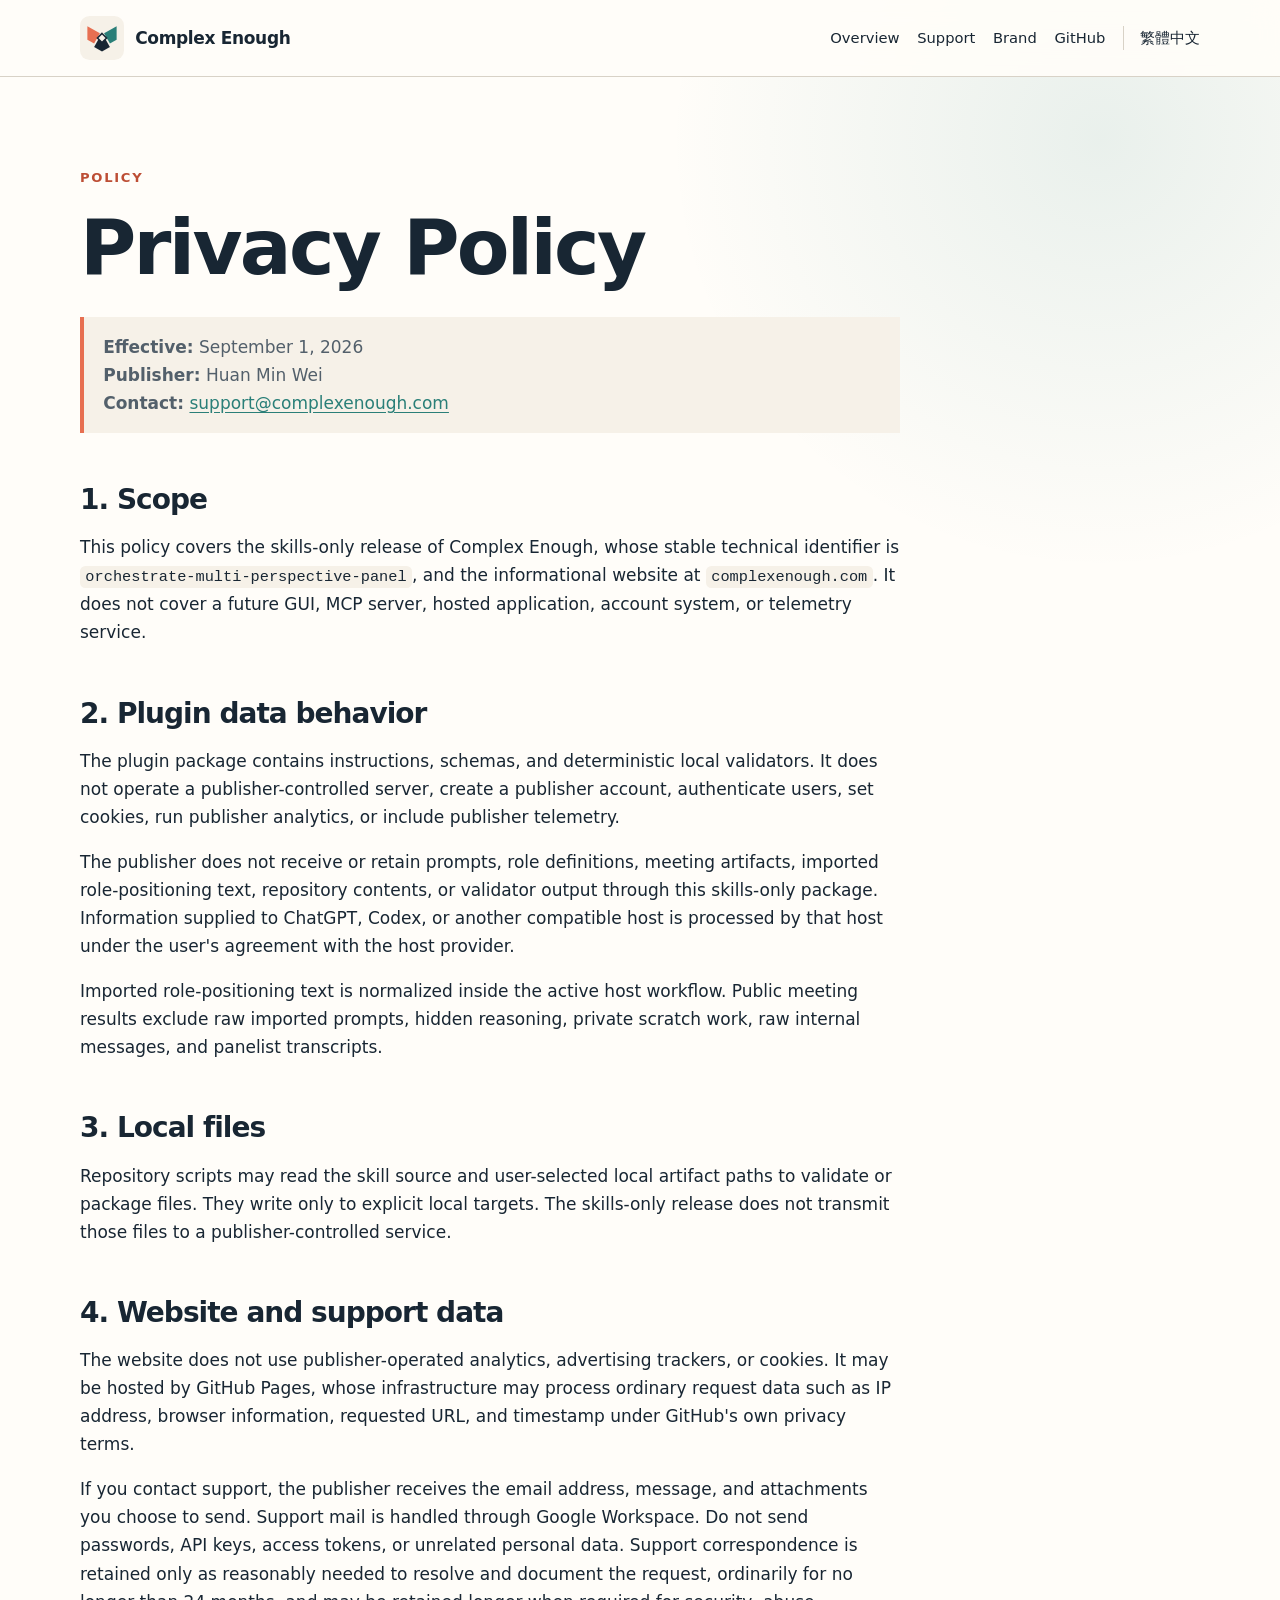
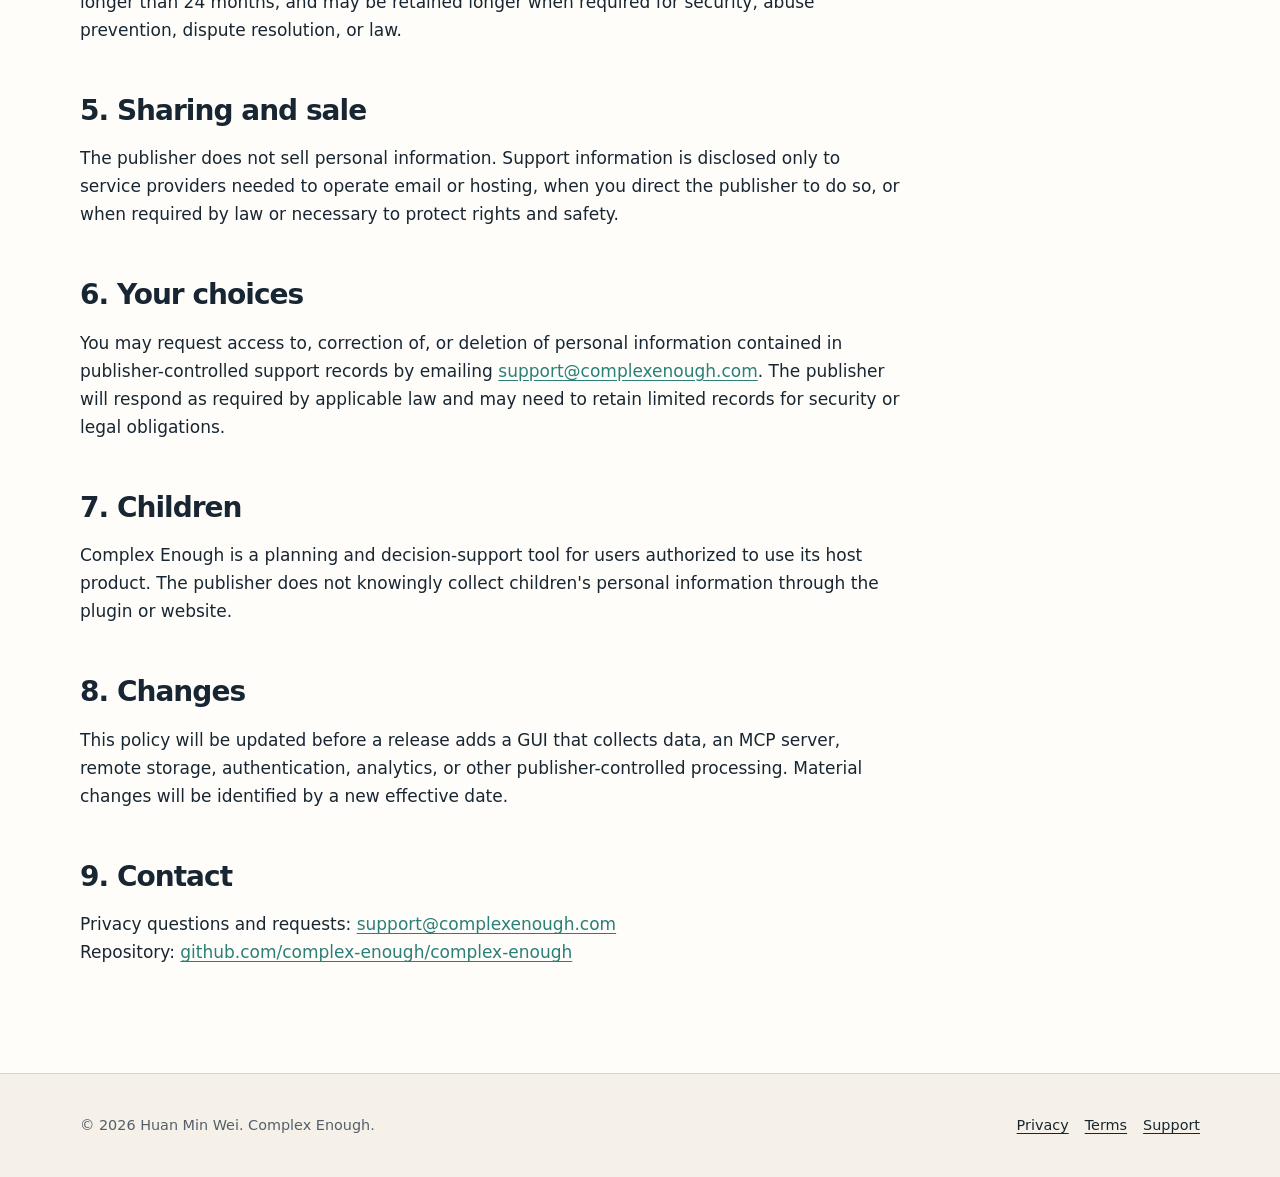
<file: site/en/privacy/index.html>
<!doctype html><html lang="en"><head><meta charset="utf-8"><meta name="viewport" content="width=device-width, initial-scale=1">
<meta name="description" content="Privacy policy for the Complex Enough skills-only plugin and website."><link rel="canonical" href="https://complexenough.com/en/privacy/"><link rel="alternate" hreflang="zh-Hant" href="https://complexenough.com/zh-TW/privacy/"><link rel="stylesheet" href="../../assets/css/site.css"><link rel="icon" href="../../assets/brand/mark.svg" type="image/svg+xml"><title>Privacy Policy — Complex Enough</title></head>
<body><a class="skip-link" href="#main">Skip to content</a><header class="site-header"><div class="header-inner"><a class="brand-link" href="../"><img src="../../assets/brand/mark.svg" alt=""><span>Complex Enough</span></a><nav aria-label="Primary"><ul class="nav-list"><li><a href="../">Overview</a></li><li><a href="../support/">Support</a></li><li><a href="../brand/">Brand</a></li><li><a href="https://github.com/complex-enough/complex-enough">GitHub</a></li><li class="language-link"><a href="../../zh-TW/privacy/" lang="zh-Hant">繁體中文</a></li></ul></nav></div></header>
<main id="main" class="page"><article class="document"><p class="eyebrow">Policy</p><h1>Privacy Policy</h1><div class="document-meta"><strong>Effective:</strong> September 1, 2026<br><strong>Publisher:</strong> Huan Min Wei<br><strong>Contact:</strong> <a href="mailto:support@complexenough.com">support@complexenough.com</a></div>
<h2>1. Scope</h2><p>This policy covers the skills-only release of Complex Enough, whose stable technical identifier is <code>orchestrate-multi-perspective-panel</code>, and the informational website at <code>complexenough.com</code>. It does not cover a future GUI, MCP server, hosted application, account system, or telemetry service.</p>
<h2>2. Plugin data behavior</h2><p>The plugin package contains instructions, schemas, and deterministic local validators. It does not operate a publisher-controlled server, create a publisher account, authenticate users, set cookies, run publisher analytics, or include publisher telemetry.</p><p>The publisher does not receive or retain prompts, role definitions, meeting artifacts, imported role-positioning text, repository contents, or validator output through this skills-only package. Information supplied to ChatGPT, Codex, or another compatible host is processed by that host under the user's agreement with the host provider.</p><p>Imported role-positioning text is normalized inside the active host workflow. Public meeting results exclude raw imported prompts, hidden reasoning, private scratch work, raw internal messages, and panelist transcripts.</p>
<h2>3. Local files</h2><p>Repository scripts may read the skill source and user-selected local artifact paths to validate or package files. They write only to explicit local targets. The skills-only release does not transmit those files to a publisher-controlled service.</p>
<h2>4. Website and support data</h2><p>The website does not use publisher-operated analytics, advertising trackers, or cookies. It may be hosted by GitHub Pages, whose infrastructure may process ordinary request data such as IP address, browser information, requested URL, and timestamp under GitHub's own privacy terms.</p><p>If you contact support, the publisher receives the email address, message, and attachments you choose to send. Support mail is handled through Google Workspace. Do not send passwords, API keys, access tokens, or unrelated personal data. Support correspondence is retained only as reasonably needed to resolve and document the request, ordinarily for no longer than 24 months, and may be retained longer when required for security, abuse prevention, dispute resolution, or law.</p>
<h2>5. Sharing and sale</h2><p>The publisher does not sell personal information. Support information is disclosed only to service providers needed to operate email or hosting, when you direct the publisher to do so, or when required by law or necessary to protect rights and safety.</p>
<h2>6. Your choices</h2><p>You may request access to, correction of, or deletion of personal information contained in publisher-controlled support records by emailing <a href="mailto:support@complexenough.com">support@complexenough.com</a>. The publisher will respond as required by applicable law and may need to retain limited records for security or legal obligations.</p>
<h2>7. Children</h2><p>Complex Enough is a planning and decision-support tool for users authorized to use its host product. The publisher does not knowingly collect children's personal information through the plugin or website.</p>
<h2>8. Changes</h2><p>This policy will be updated before a release adds a GUI that collects data, an MCP server, remote storage, authentication, analytics, or other publisher-controlled processing. Material changes will be identified by a new effective date.</p>
<h2>9. Contact</h2><p>Privacy questions and requests: <a href="mailto:support@complexenough.com">support@complexenough.com</a><br>Repository: <a href="https://github.com/complex-enough/complex-enough">github.com/complex-enough/complex-enough</a></p></article></main>
<footer class="site-footer"><div class="footer-inner"><div>© 2026 Huan Min Wei. Complex Enough.</div><div class="footer-links"><a aria-current="page" href="./">Privacy</a><a href="../terms/">Terms</a><a href="../support/">Support</a></div></div></footer></body></html>
</file>
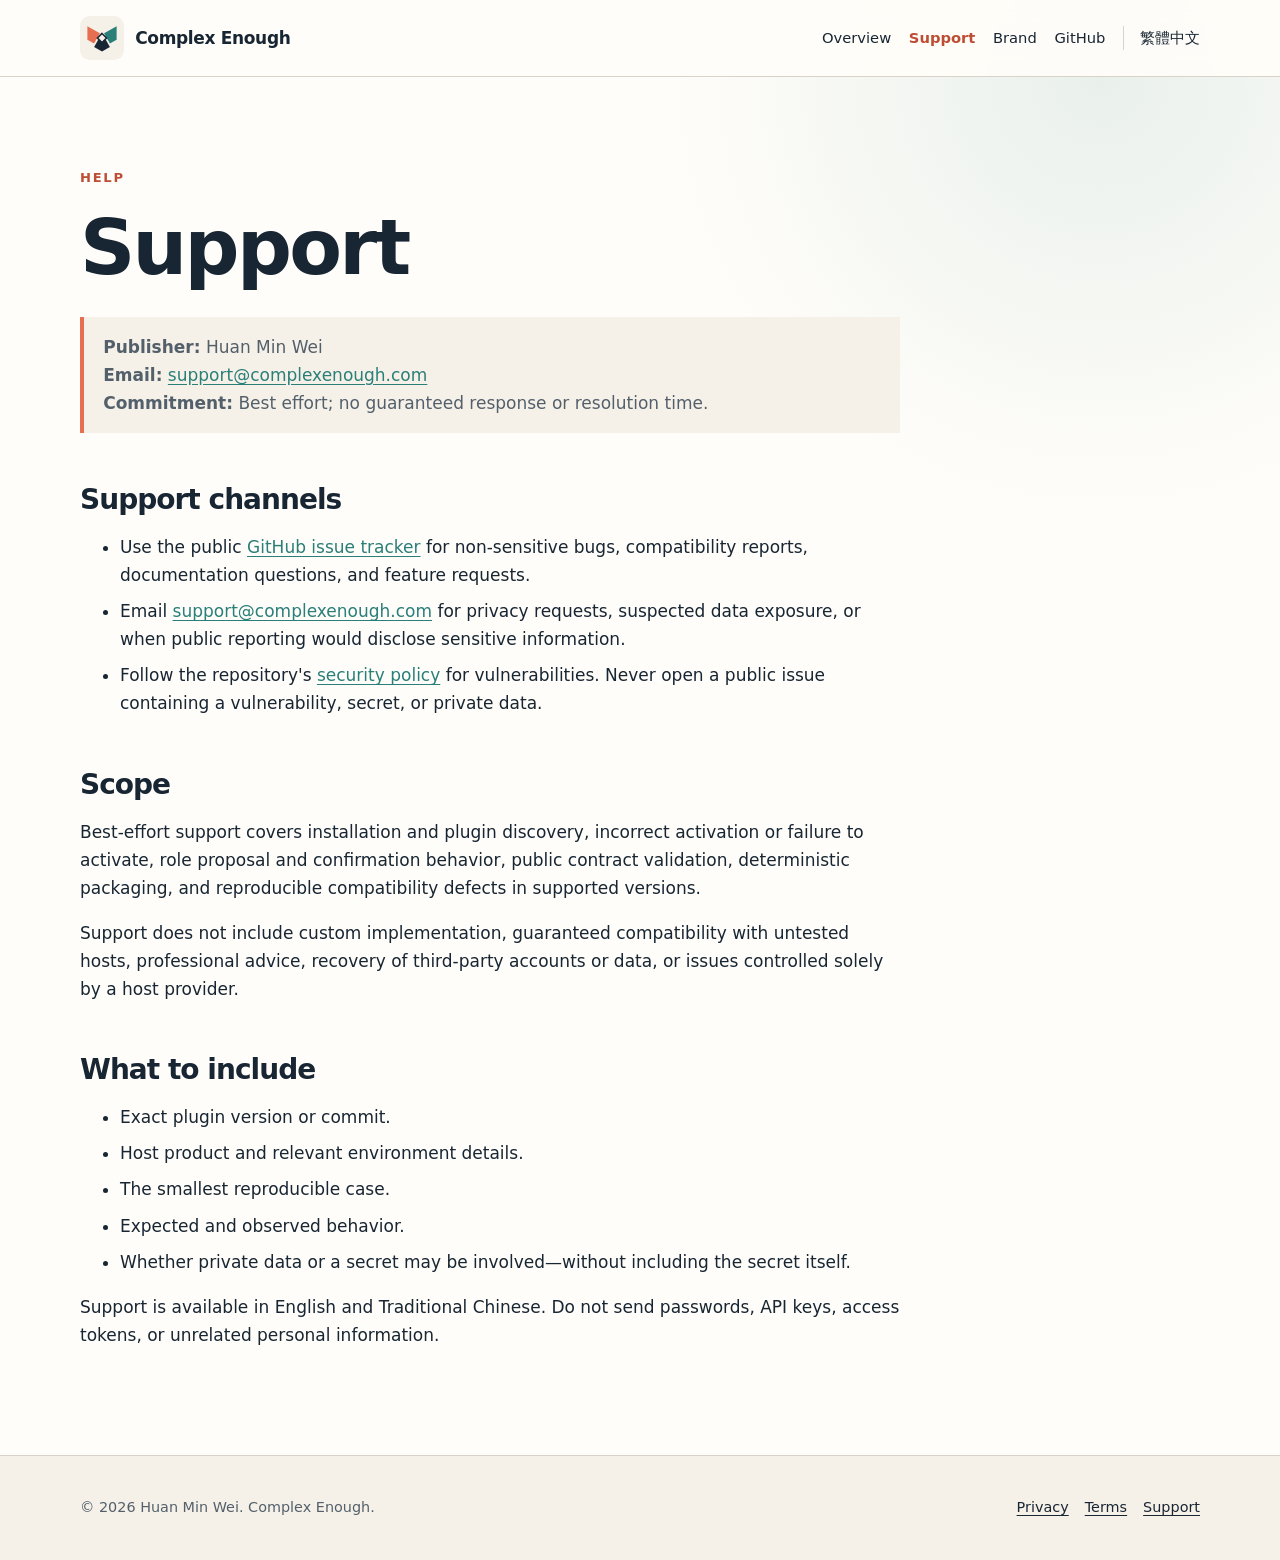
<file: site/en/support/index.html>
<!doctype html><html lang="en"><head><meta charset="utf-8"><meta name="viewport" content="width=device-width, initial-scale=1"><meta name="description" content="Best-effort support for Complex Enough."><link rel="canonical" href="https://complexenough.com/en/support/"><link rel="alternate" hreflang="zh-Hant" href="https://complexenough.com/zh-TW/support/"><link rel="stylesheet" href="../../assets/css/site.css"><link rel="icon" href="../../assets/brand/mark.svg" type="image/svg+xml"><title>Support — Complex Enough</title></head>
<body><a class="skip-link" href="#main">Skip to content</a><header class="site-header"><div class="header-inner"><a class="brand-link" href="../"><img src="../../assets/brand/mark.svg" alt=""><span>Complex Enough</span></a><nav aria-label="Primary"><ul class="nav-list"><li><a href="../">Overview</a></li><li><a aria-current="page" href="./">Support</a></li><li><a href="../brand/">Brand</a></li><li><a href="https://github.com/complex-enough/complex-enough">GitHub</a></li><li class="language-link"><a href="../../zh-TW/support/" lang="zh-Hant">繁體中文</a></li></ul></nav></div></header>
<main id="main" class="page"><article class="document"><p class="eyebrow">Help</p><h1>Support</h1><div class="document-meta"><strong>Publisher:</strong> Huan Min Wei<br><strong>Email:</strong> <a href="mailto:support@complexenough.com">support@complexenough.com</a><br><strong>Commitment:</strong> Best effort; no guaranteed response or resolution time.</div>
<h2>Support channels</h2><ul><li>Use the public <a href="https://github.com/complex-enough/complex-enough/issues">GitHub issue tracker</a> for non-sensitive bugs, compatibility reports, documentation questions, and feature requests.</li><li>Email <a href="mailto:support@complexenough.com">support@complexenough.com</a> for privacy requests, suspected data exposure, or when public reporting would disclose sensitive information.</li><li>Follow the repository's <a href="https://github.com/complex-enough/complex-enough/security/policy">security policy</a> for vulnerabilities. Never open a public issue containing a vulnerability, secret, or private data.</li></ul>
<h2>Scope</h2><p>Best-effort support covers installation and plugin discovery, incorrect activation or failure to activate, role proposal and confirmation behavior, public contract validation, deterministic packaging, and reproducible compatibility defects in supported versions.</p><p>Support does not include custom implementation, guaranteed compatibility with untested hosts, professional advice, recovery of third-party accounts or data, or issues controlled solely by a host provider.</p>
<h2>What to include</h2><ul><li>Exact plugin version or commit.</li><li>Host product and relevant environment details.</li><li>The smallest reproducible case.</li><li>Expected and observed behavior.</li><li>Whether private data or a secret may be involved—without including the secret itself.</li></ul>
<p>Support is available in English and Traditional Chinese. Do not send passwords, API keys, access tokens, or unrelated personal information.</p></article></main>
<footer class="site-footer"><div class="footer-inner"><div>© 2026 Huan Min Wei. Complex Enough.</div><div class="footer-links"><a href="../privacy/">Privacy</a><a href="../terms/">Terms</a><a aria-current="page" href="./">Support</a></div></div></footer></body></html>
</file>
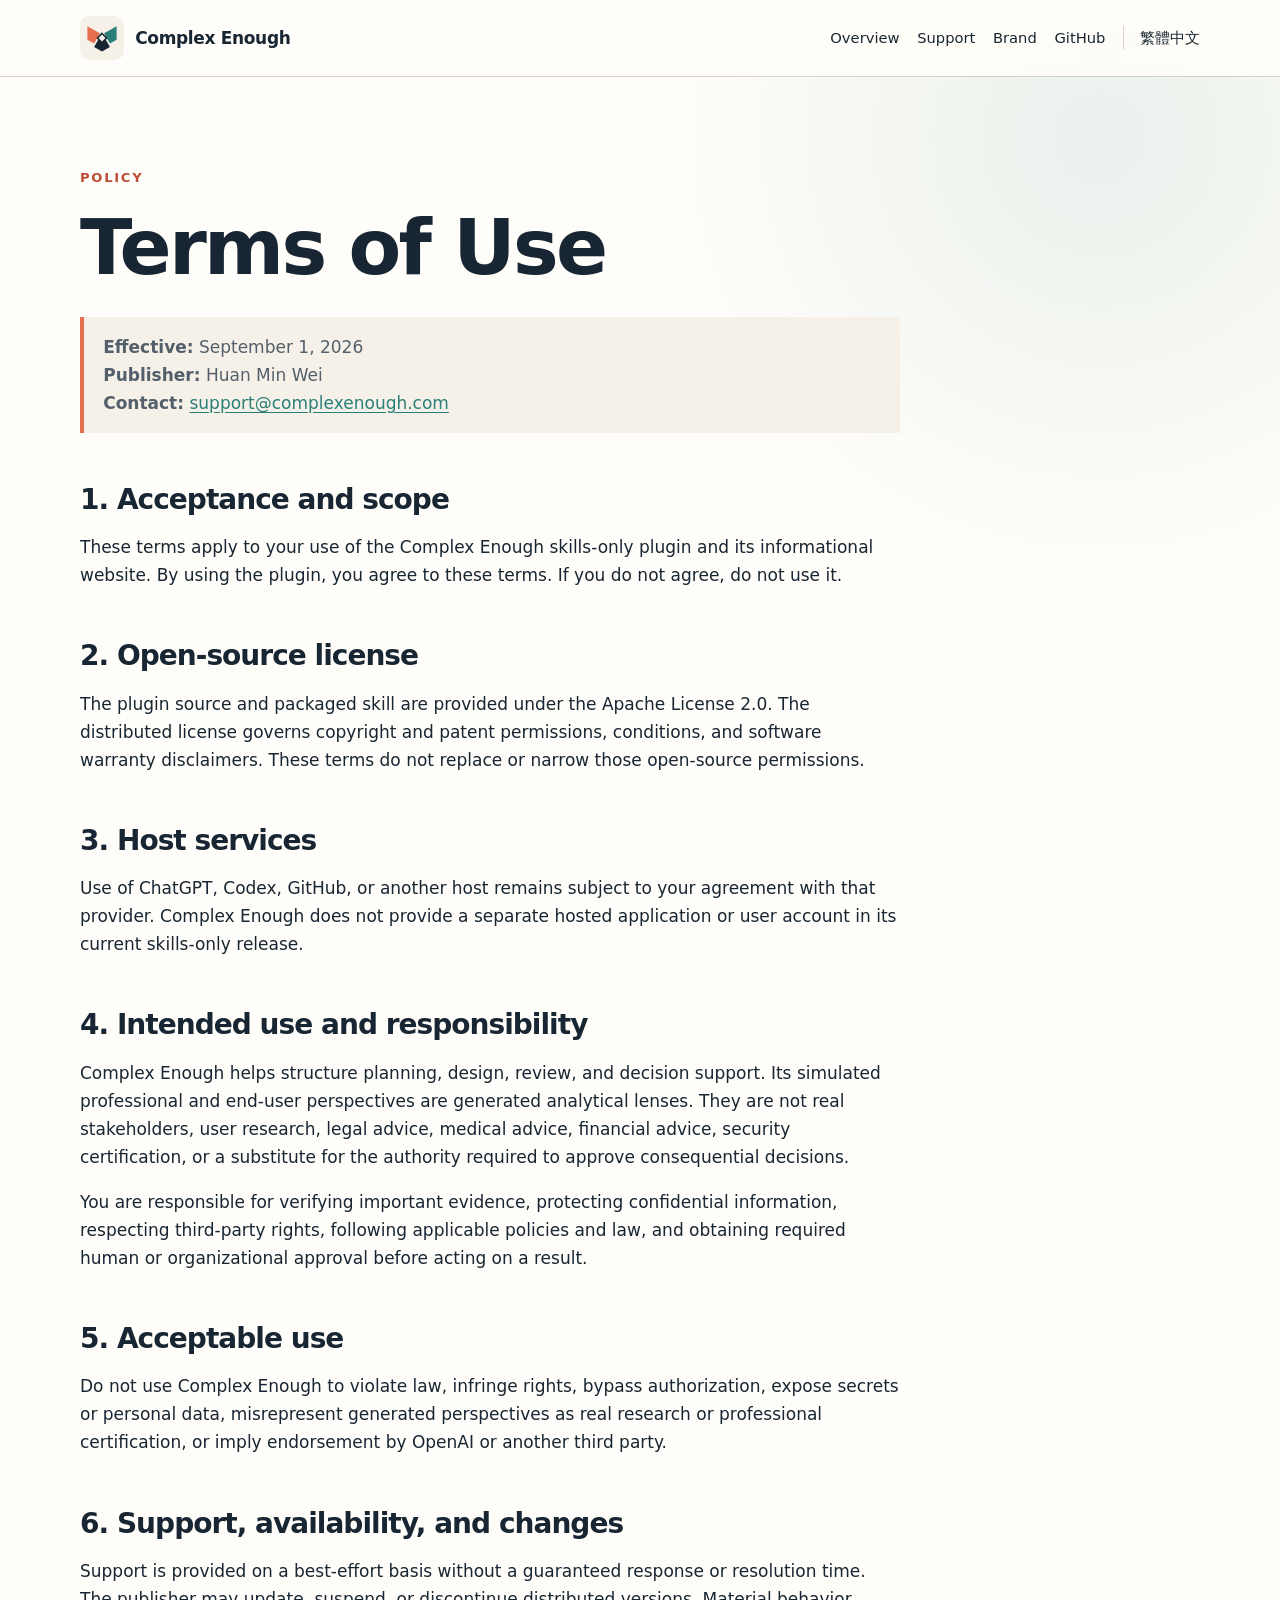
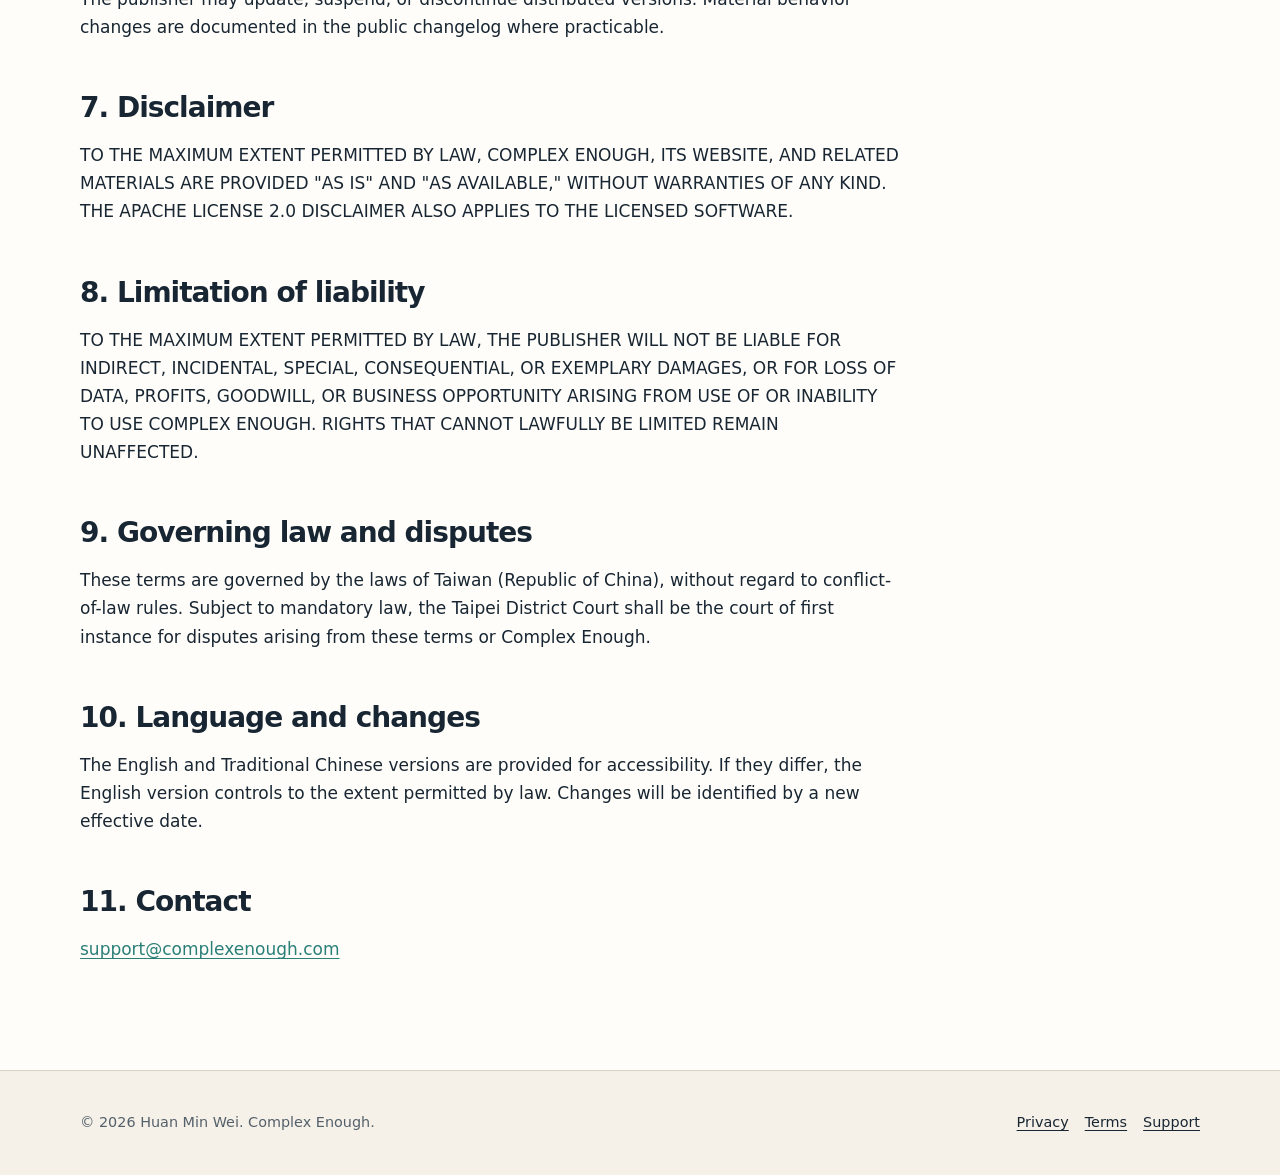
<file: site/en/terms/index.html>
<!doctype html><html lang="en"><head><meta charset="utf-8"><meta name="viewport" content="width=device-width, initial-scale=1">
<meta name="description" content="Terms of use for the Complex Enough skills-only plugin and website."><link rel="canonical" href="https://complexenough.com/en/terms/"><link rel="alternate" hreflang="zh-Hant" href="https://complexenough.com/zh-TW/terms/"><link rel="stylesheet" href="../../assets/css/site.css"><link rel="icon" href="../../assets/brand/mark.svg" type="image/svg+xml"><title>Terms of Use — Complex Enough</title></head>
<body><a class="skip-link" href="#main">Skip to content</a><header class="site-header"><div class="header-inner"><a class="brand-link" href="../"><img src="../../assets/brand/mark.svg" alt=""><span>Complex Enough</span></a><nav aria-label="Primary"><ul class="nav-list"><li><a href="../">Overview</a></li><li><a href="../support/">Support</a></li><li><a href="../brand/">Brand</a></li><li><a href="https://github.com/complex-enough/complex-enough">GitHub</a></li><li class="language-link"><a href="../../zh-TW/terms/" lang="zh-Hant">繁體中文</a></li></ul></nav></div></header>
<main id="main" class="page"><article class="document"><p class="eyebrow">Policy</p><h1>Terms of Use</h1><div class="document-meta"><strong>Effective:</strong> September 1, 2026<br><strong>Publisher:</strong> Huan Min Wei<br><strong>Contact:</strong> <a href="mailto:support@complexenough.com">support@complexenough.com</a></div>
<h2>1. Acceptance and scope</h2><p>These terms apply to your use of the Complex Enough skills-only plugin and its informational website. By using the plugin, you agree to these terms. If you do not agree, do not use it.</p>
<h2>2. Open-source license</h2><p>The plugin source and packaged skill are provided under the Apache License 2.0. The distributed license governs copyright and patent permissions, conditions, and software warranty disclaimers. These terms do not replace or narrow those open-source permissions.</p>
<h2>3. Host services</h2><p>Use of ChatGPT, Codex, GitHub, or another host remains subject to your agreement with that provider. Complex Enough does not provide a separate hosted application or user account in its current skills-only release.</p>
<h2>4. Intended use and responsibility</h2><p>Complex Enough helps structure planning, design, review, and decision support. Its simulated professional and end-user perspectives are generated analytical lenses. They are not real stakeholders, user research, legal advice, medical advice, financial advice, security certification, or a substitute for the authority required to approve consequential decisions.</p><p>You are responsible for verifying important evidence, protecting confidential information, respecting third-party rights, following applicable policies and law, and obtaining required human or organizational approval before acting on a result.</p>
<h2>5. Acceptable use</h2><p>Do not use Complex Enough to violate law, infringe rights, bypass authorization, expose secrets or personal data, misrepresent generated perspectives as real research or professional certification, or imply endorsement by OpenAI or another third party.</p>
<h2>6. Support, availability, and changes</h2><p>Support is provided on a best-effort basis without a guaranteed response or resolution time. The publisher may update, suspend, or discontinue distributed versions. Material behavior changes are documented in the public changelog where practicable.</p>
<h2>7. Disclaimer</h2><p>TO THE MAXIMUM EXTENT PERMITTED BY LAW, COMPLEX ENOUGH, ITS WEBSITE, AND RELATED MATERIALS ARE PROVIDED "AS IS" AND "AS AVAILABLE," WITHOUT WARRANTIES OF ANY KIND. THE APACHE LICENSE 2.0 DISCLAIMER ALSO APPLIES TO THE LICENSED SOFTWARE.</p>
<h2>8. Limitation of liability</h2><p>TO THE MAXIMUM EXTENT PERMITTED BY LAW, THE PUBLISHER WILL NOT BE LIABLE FOR INDIRECT, INCIDENTAL, SPECIAL, CONSEQUENTIAL, OR EXEMPLARY DAMAGES, OR FOR LOSS OF DATA, PROFITS, GOODWILL, OR BUSINESS OPPORTUNITY ARISING FROM USE OF OR INABILITY TO USE COMPLEX ENOUGH. RIGHTS THAT CANNOT LAWFULLY BE LIMITED REMAIN UNAFFECTED.</p>
<h2>9. Governing law and disputes</h2><p>These terms are governed by the laws of Taiwan (Republic of China), without regard to conflict-of-law rules. Subject to mandatory law, the Taipei District Court shall be the court of first instance for disputes arising from these terms or Complex Enough.</p>
<h2>10. Language and changes</h2><p>The English and Traditional Chinese versions are provided for accessibility. If they differ, the English version controls to the extent permitted by law. Changes will be identified by a new effective date.</p>
<h2>11. Contact</h2><p><a href="mailto:support@complexenough.com">support@complexenough.com</a></p></article></main>
<footer class="site-footer"><div class="footer-inner"><div>© 2026 Huan Min Wei. Complex Enough.</div><div class="footer-links"><a href="../privacy/">Privacy</a><a aria-current="page" href="./">Terms</a><a href="../support/">Support</a></div></div></footer></body></html>
</file>
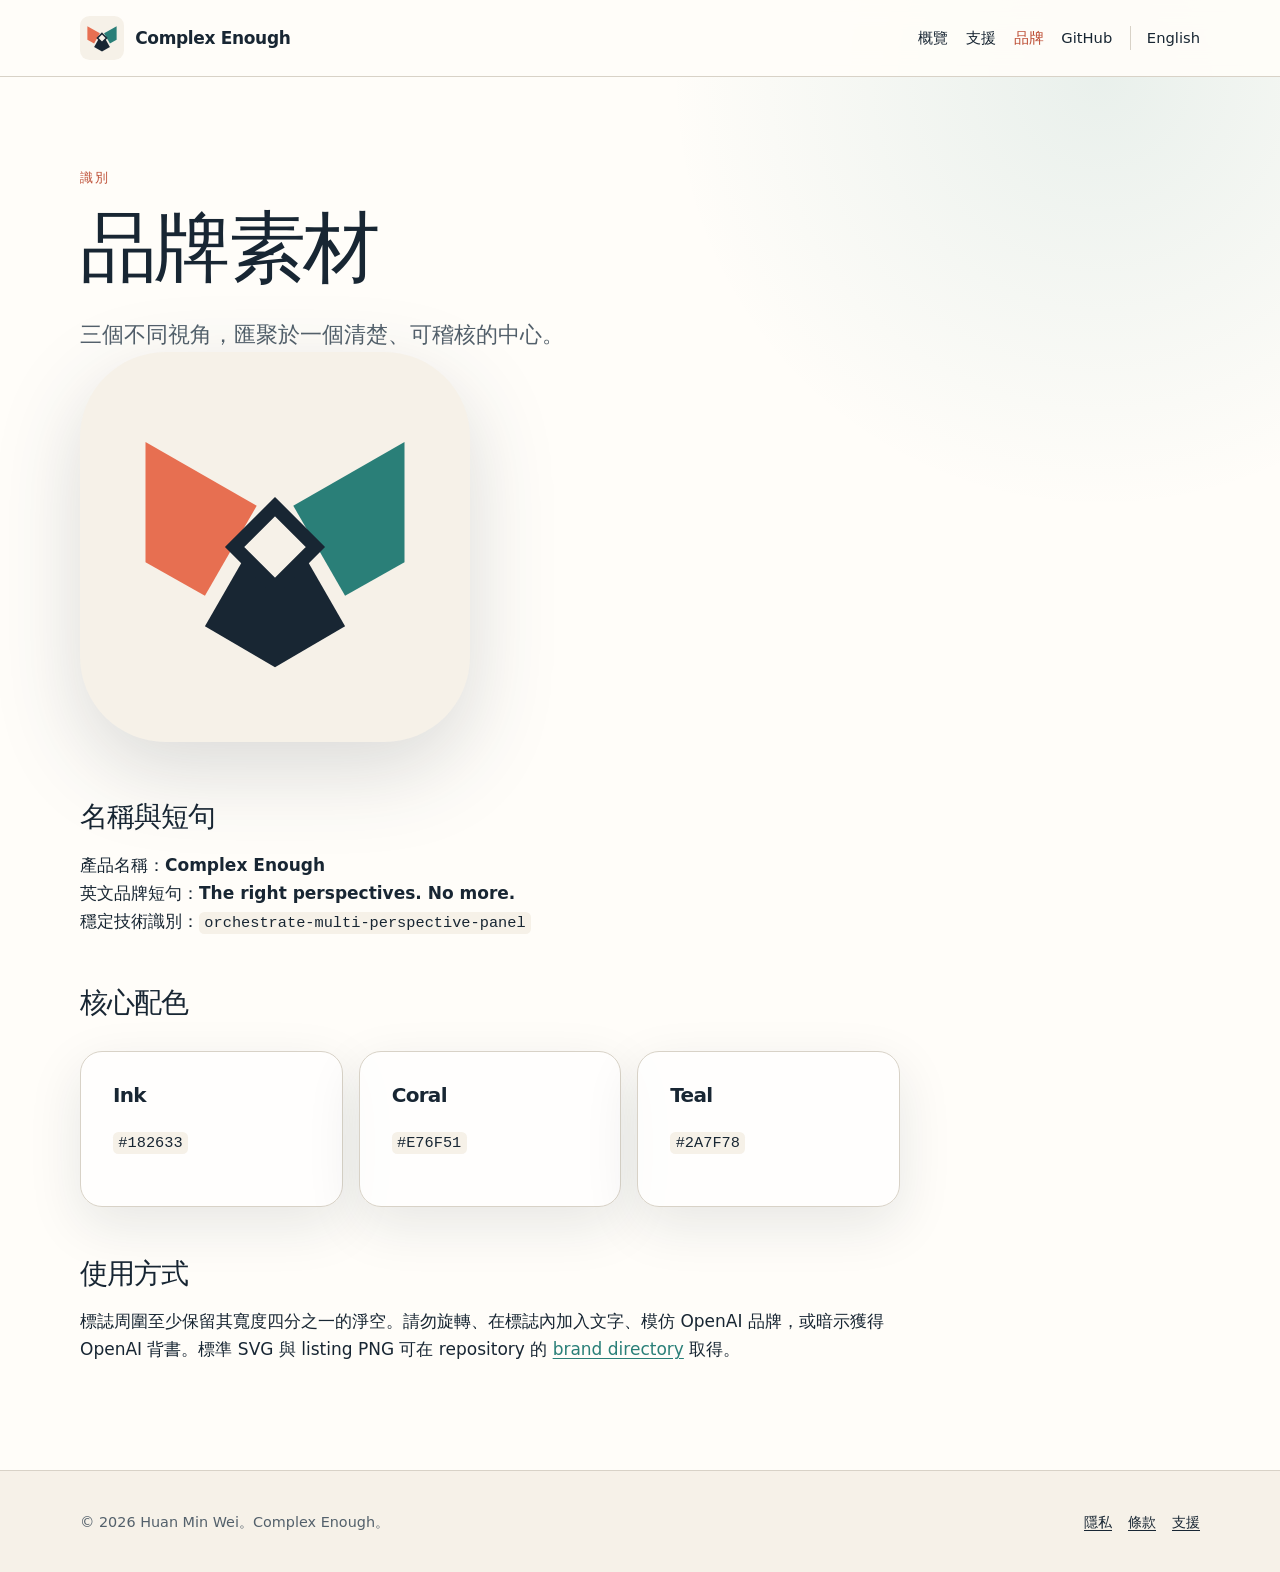
<file: site/zh-TW/brand/index.html>
<!doctype html><html lang="zh-Hant-TW"><head><meta charset="utf-8"><meta name="viewport" content="width=device-width, initial-scale=1"><meta name="description" content="Complex Enough logo、配色與品牌使用指南。"><link rel="canonical" href="https://complexenough.com/zh-TW/brand/"><link rel="alternate" hreflang="en" href="https://complexenough.com/en/brand/"><link rel="stylesheet" href="../../assets/css/site.css"><link rel="icon" href="../../assets/brand/mark.svg" type="image/svg+xml"><title>品牌 — Complex Enough</title></head>
<body><a class="skip-link" href="#main">跳至主要內容</a><header class="site-header"><div class="header-inner"><a class="brand-link" href="../"><img src="../../assets/brand/mark.svg" alt=""><span>Complex Enough</span></a><nav aria-label="主要導覽"><ul class="nav-list"><li><a href="../">概覽</a></li><li><a href="../support/">支援</a></li><li><a aria-current="page" href="./">品牌</a></li><li><a href="https://github.com/complex-enough/complex-enough">GitHub</a></li><li class="language-link"><a href="../../en/brand/" lang="en">English</a></li></ul></nav></div></header>
<main id="main" class="page"><article class="document"><p class="eyebrow">識別</p><h1>品牌素材</h1><p class="lede">三個不同視角，匯聚於一個清楚、可稽核的中心。</p><img class="hero-mark" src="../../assets/brand/mark.svg" alt="Complex Enough 標誌">
<h2>名稱與短句</h2><p>產品名稱：<strong>Complex Enough</strong><br>英文品牌短句：<strong>The right perspectives. No more.</strong><br>穩定技術識別：<code>orchestrate-multi-perspective-panel</code></p>
<h2>核心配色</h2><div class="grid"><div class="card"><h3>Ink</h3><p><code>#182633</code></p></div><div class="card"><h3>Coral</h3><p><code>#E76F51</code></p></div><div class="card"><h3>Teal</h3><p><code>#2A7F78</code></p></div></div>
<h2>使用方式</h2><p>標誌周圍至少保留其寬度四分之一的淨空。請勿旋轉、在標誌內加入文字、模仿 OpenAI 品牌，或暗示獲得 OpenAI 背書。標準 SVG 與 listing PNG 可在 repository 的 <a href="https://github.com/complex-enough/complex-enough/tree/main/brand">brand directory</a> 取得。</p></article></main>
<footer class="site-footer"><div class="footer-inner"><div>© 2026 Huan Min Wei。Complex Enough。</div><div class="footer-links"><a href="../privacy/">隱私</a><a href="../terms/">條款</a><a href="../support/">支援</a></div></div></footer></body></html>
</file>
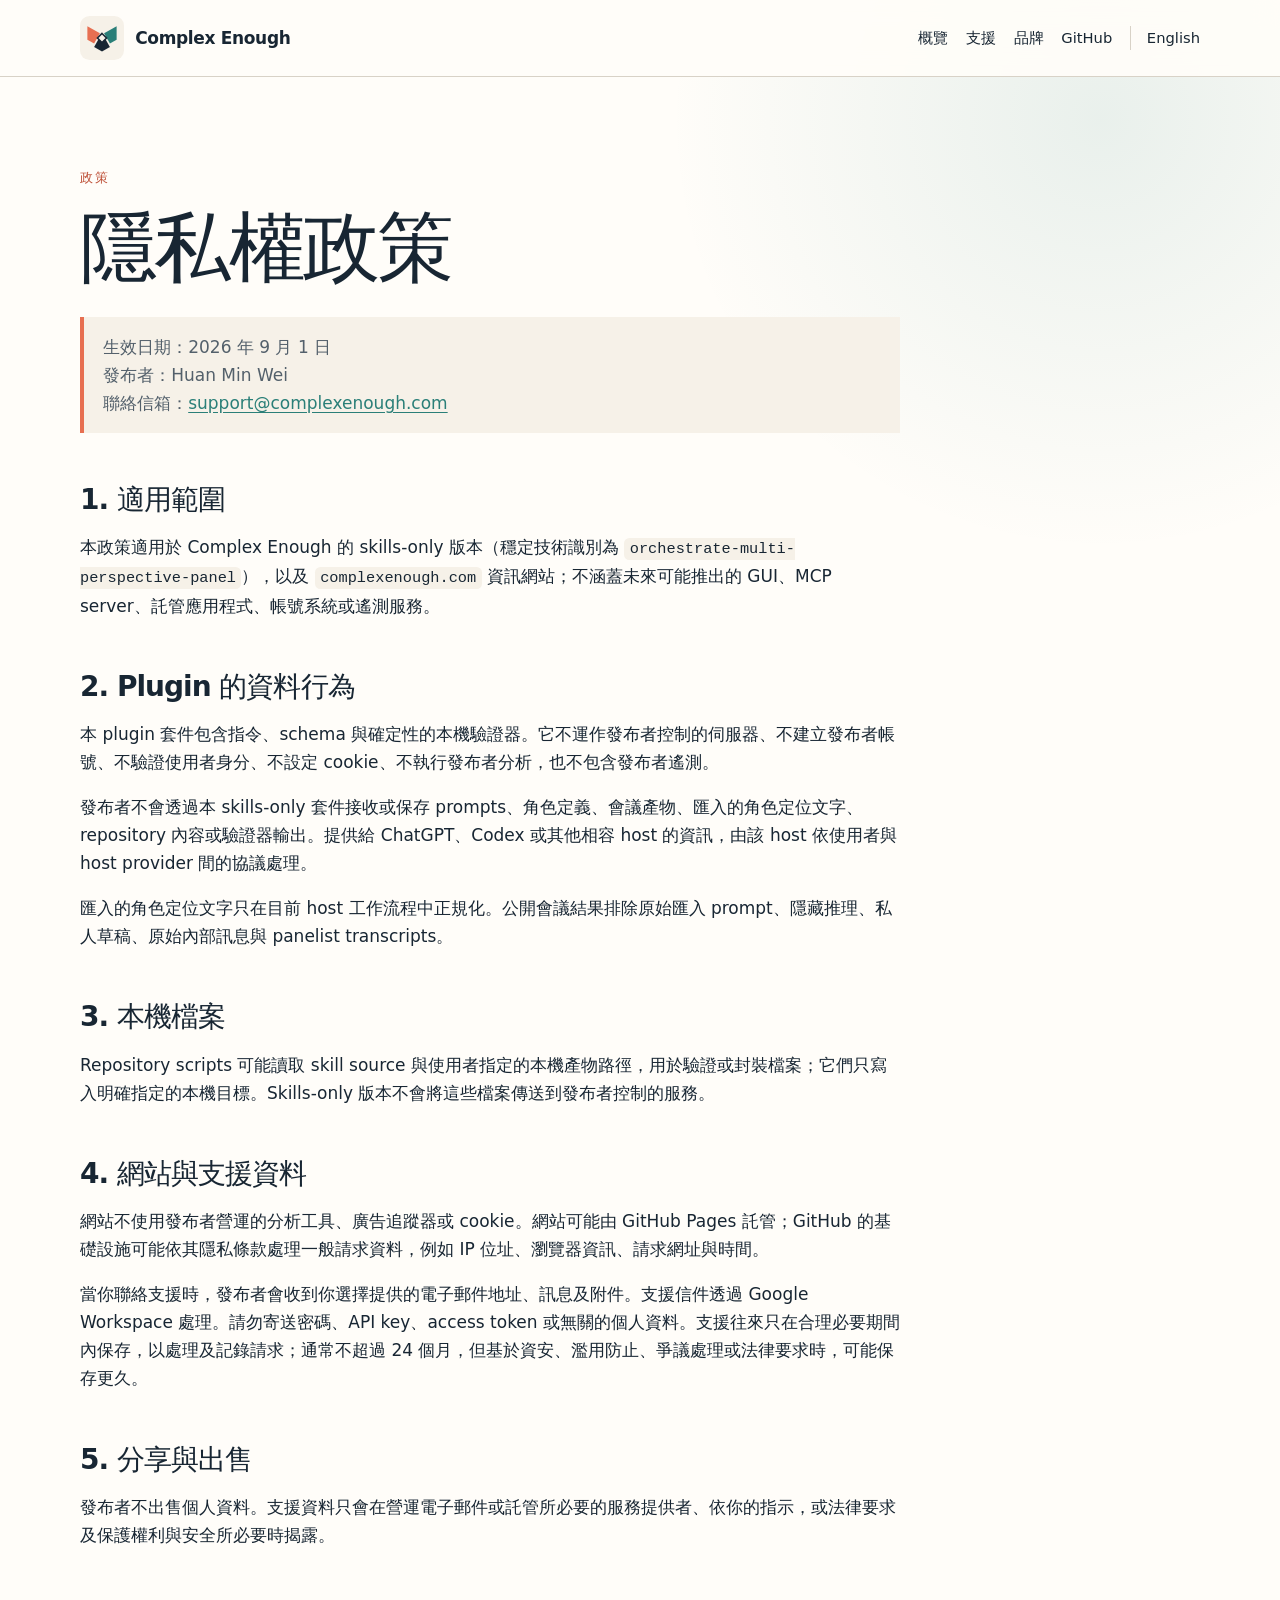
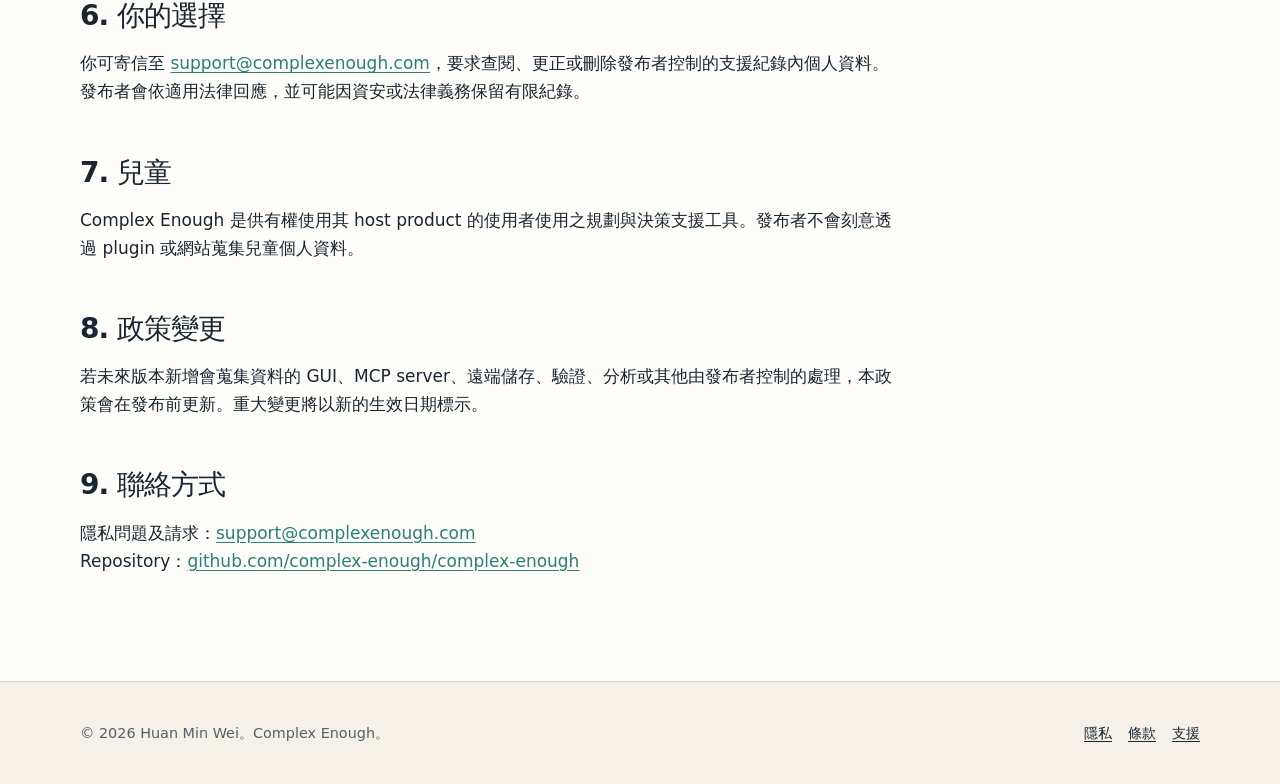
<file: site/zh-TW/privacy/index.html>
<!doctype html><html lang="zh-Hant-TW"><head><meta charset="utf-8"><meta name="viewport" content="width=device-width, initial-scale=1">
<meta name="description" content="Complex Enough skills-only plugin 與網站的隱私權政策。"><link rel="canonical" href="https://complexenough.com/zh-TW/privacy/"><link rel="alternate" hreflang="en" href="https://complexenough.com/en/privacy/"><link rel="stylesheet" href="../../assets/css/site.css"><link rel="icon" href="../../assets/brand/mark.svg" type="image/svg+xml"><title>隱私權政策 — Complex Enough</title></head>
<body><a class="skip-link" href="#main">跳至主要內容</a><header class="site-header"><div class="header-inner"><a class="brand-link" href="../"><img src="../../assets/brand/mark.svg" alt=""><span>Complex Enough</span></a><nav aria-label="主要導覽"><ul class="nav-list"><li><a href="../">概覽</a></li><li><a href="../support/">支援</a></li><li><a href="../brand/">品牌</a></li><li><a href="https://github.com/complex-enough/complex-enough">GitHub</a></li><li class="language-link"><a href="../../en/privacy/" lang="en">English</a></li></ul></nav></div></header>
<main id="main" class="page"><article class="document"><p class="eyebrow">政策</p><h1>隱私權政策</h1><div class="document-meta"><strong>生效日期：</strong>2026 年 9 月 1 日<br><strong>發布者：</strong>Huan Min Wei<br><strong>聯絡信箱：</strong><a href="mailto:support@complexenough.com">support@complexenough.com</a></div>
<h2>1. 適用範圍</h2><p>本政策適用於 Complex Enough 的 skills-only 版本（穩定技術識別為 <code>orchestrate-multi-perspective-panel</code>），以及 <code>complexenough.com</code> 資訊網站；不涵蓋未來可能推出的 GUI、MCP server、託管應用程式、帳號系統或遙測服務。</p>
<h2>2. Plugin 的資料行為</h2><p>本 plugin 套件包含指令、schema 與確定性的本機驗證器。它不運作發布者控制的伺服器、不建立發布者帳號、不驗證使用者身分、不設定 cookie、不執行發布者分析，也不包含發布者遙測。</p><p>發布者不會透過本 skills-only 套件接收或保存 prompts、角色定義、會議產物、匯入的角色定位文字、repository 內容或驗證器輸出。提供給 ChatGPT、Codex 或其他相容 host 的資訊，由該 host 依使用者與 host provider 間的協議處理。</p><p>匯入的角色定位文字只在目前 host 工作流程中正規化。公開會議結果排除原始匯入 prompt、隱藏推理、私人草稿、原始內部訊息與 panelist transcripts。</p>
<h2>3. 本機檔案</h2><p>Repository scripts 可能讀取 skill source 與使用者指定的本機產物路徑，用於驗證或封裝檔案；它們只寫入明確指定的本機目標。Skills-only 版本不會將這些檔案傳送到發布者控制的服務。</p>
<h2>4. 網站與支援資料</h2><p>網站不使用發布者營運的分析工具、廣告追蹤器或 cookie。網站可能由 GitHub Pages 託管；GitHub 的基礎設施可能依其隱私條款處理一般請求資料，例如 IP 位址、瀏覽器資訊、請求網址與時間。</p><p>當你聯絡支援時，發布者會收到你選擇提供的電子郵件地址、訊息及附件。支援信件透過 Google Workspace 處理。請勿寄送密碼、API key、access token 或無關的個人資料。支援往來只在合理必要期間內保存，以處理及記錄請求；通常不超過 24 個月，但基於資安、濫用防止、爭議處理或法律要求時，可能保存更久。</p>
<h2>5. 分享與出售</h2><p>發布者不出售個人資料。支援資料只會在營運電子郵件或託管所必要的服務提供者、依你的指示，或法律要求及保護權利與安全所必要時揭露。</p>
<h2>6. 你的選擇</h2><p>你可寄信至 <a href="mailto:support@complexenough.com">support@complexenough.com</a>，要求查閱、更正或刪除發布者控制的支援紀錄內個人資料。發布者會依適用法律回應，並可能因資安或法律義務保留有限紀錄。</p>
<h2>7. 兒童</h2><p>Complex Enough 是供有權使用其 host product 的使用者使用之規劃與決策支援工具。發布者不會刻意透過 plugin 或網站蒐集兒童個人資料。</p>
<h2>8. 政策變更</h2><p>若未來版本新增會蒐集資料的 GUI、MCP server、遠端儲存、驗證、分析或其他由發布者控制的處理，本政策會在發布前更新。重大變更將以新的生效日期標示。</p>
<h2>9. 聯絡方式</h2><p>隱私問題及請求：<a href="mailto:support@complexenough.com">support@complexenough.com</a><br>Repository：<a href="https://github.com/complex-enough/complex-enough">github.com/complex-enough/complex-enough</a></p></article></main>
<footer class="site-footer"><div class="footer-inner"><div>© 2026 Huan Min Wei。Complex Enough。</div><div class="footer-links"><a aria-current="page" href="./">隱私</a><a href="../terms/">條款</a><a href="../support/">支援</a></div></div></footer></body></html>
</file>
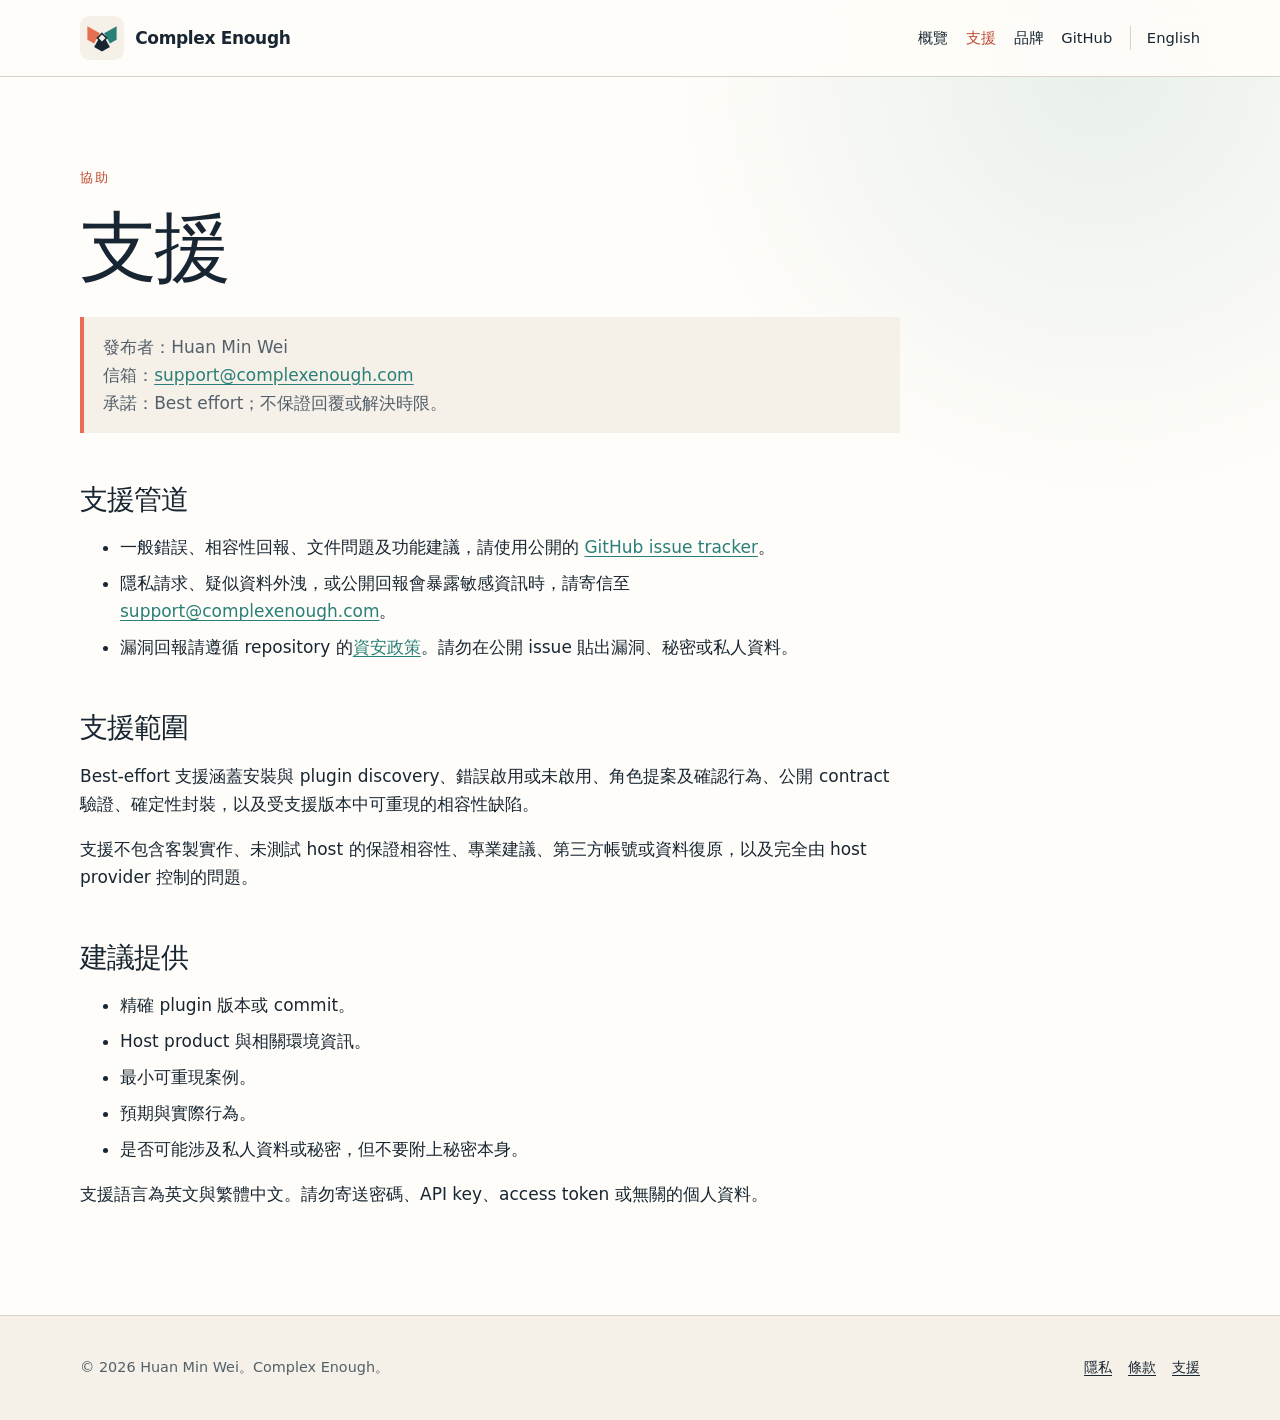
<file: site/zh-TW/support/index.html>
<!doctype html><html lang="zh-Hant-TW"><head><meta charset="utf-8"><meta name="viewport" content="width=device-width, initial-scale=1"><meta name="description" content="Complex Enough 的 best-effort 支援資訊。"><link rel="canonical" href="https://complexenough.com/zh-TW/support/"><link rel="alternate" hreflang="en" href="https://complexenough.com/en/support/"><link rel="stylesheet" href="../../assets/css/site.css"><link rel="icon" href="../../assets/brand/mark.svg" type="image/svg+xml"><title>支援 — Complex Enough</title></head>
<body><a class="skip-link" href="#main">跳至主要內容</a><header class="site-header"><div class="header-inner"><a class="brand-link" href="../"><img src="../../assets/brand/mark.svg" alt=""><span>Complex Enough</span></a><nav aria-label="主要導覽"><ul class="nav-list"><li><a href="../">概覽</a></li><li><a aria-current="page" href="./">支援</a></li><li><a href="../brand/">品牌</a></li><li><a href="https://github.com/complex-enough/complex-enough">GitHub</a></li><li class="language-link"><a href="../../en/support/" lang="en">English</a></li></ul></nav></div></header>
<main id="main" class="page"><article class="document"><p class="eyebrow">協助</p><h1>支援</h1><div class="document-meta"><strong>發布者：</strong>Huan Min Wei<br><strong>信箱：</strong><a href="mailto:support@complexenough.com">support@complexenough.com</a><br><strong>承諾：</strong>Best effort；不保證回覆或解決時限。</div>
<h2>支援管道</h2><ul><li>一般錯誤、相容性回報、文件問題及功能建議，請使用公開的 <a href="https://github.com/complex-enough/complex-enough/issues">GitHub issue tracker</a>。</li><li>隱私請求、疑似資料外洩，或公開回報會暴露敏感資訊時，請寄信至 <a href="mailto:support@complexenough.com">support@complexenough.com</a>。</li><li>漏洞回報請遵循 repository 的<a href="https://github.com/complex-enough/complex-enough/security/policy">資安政策</a>。請勿在公開 issue 貼出漏洞、秘密或私人資料。</li></ul>
<h2>支援範圍</h2><p>Best-effort 支援涵蓋安裝與 plugin discovery、錯誤啟用或未啟用、角色提案及確認行為、公開 contract 驗證、確定性封裝，以及受支援版本中可重現的相容性缺陷。</p><p>支援不包含客製實作、未測試 host 的保證相容性、專業建議、第三方帳號或資料復原，以及完全由 host provider 控制的問題。</p>
<h2>建議提供</h2><ul><li>精確 plugin 版本或 commit。</li><li>Host product 與相關環境資訊。</li><li>最小可重現案例。</li><li>預期與實際行為。</li><li>是否可能涉及私人資料或秘密，但不要附上秘密本身。</li></ul>
<p>支援語言為英文與繁體中文。請勿寄送密碼、API key、access token 或無關的個人資料。</p></article></main>
<footer class="site-footer"><div class="footer-inner"><div>© 2026 Huan Min Wei。Complex Enough。</div><div class="footer-links"><a href="../privacy/">隱私</a><a href="../terms/">條款</a><a aria-current="page" href="./">支援</a></div></div></footer></body></html>
</file>
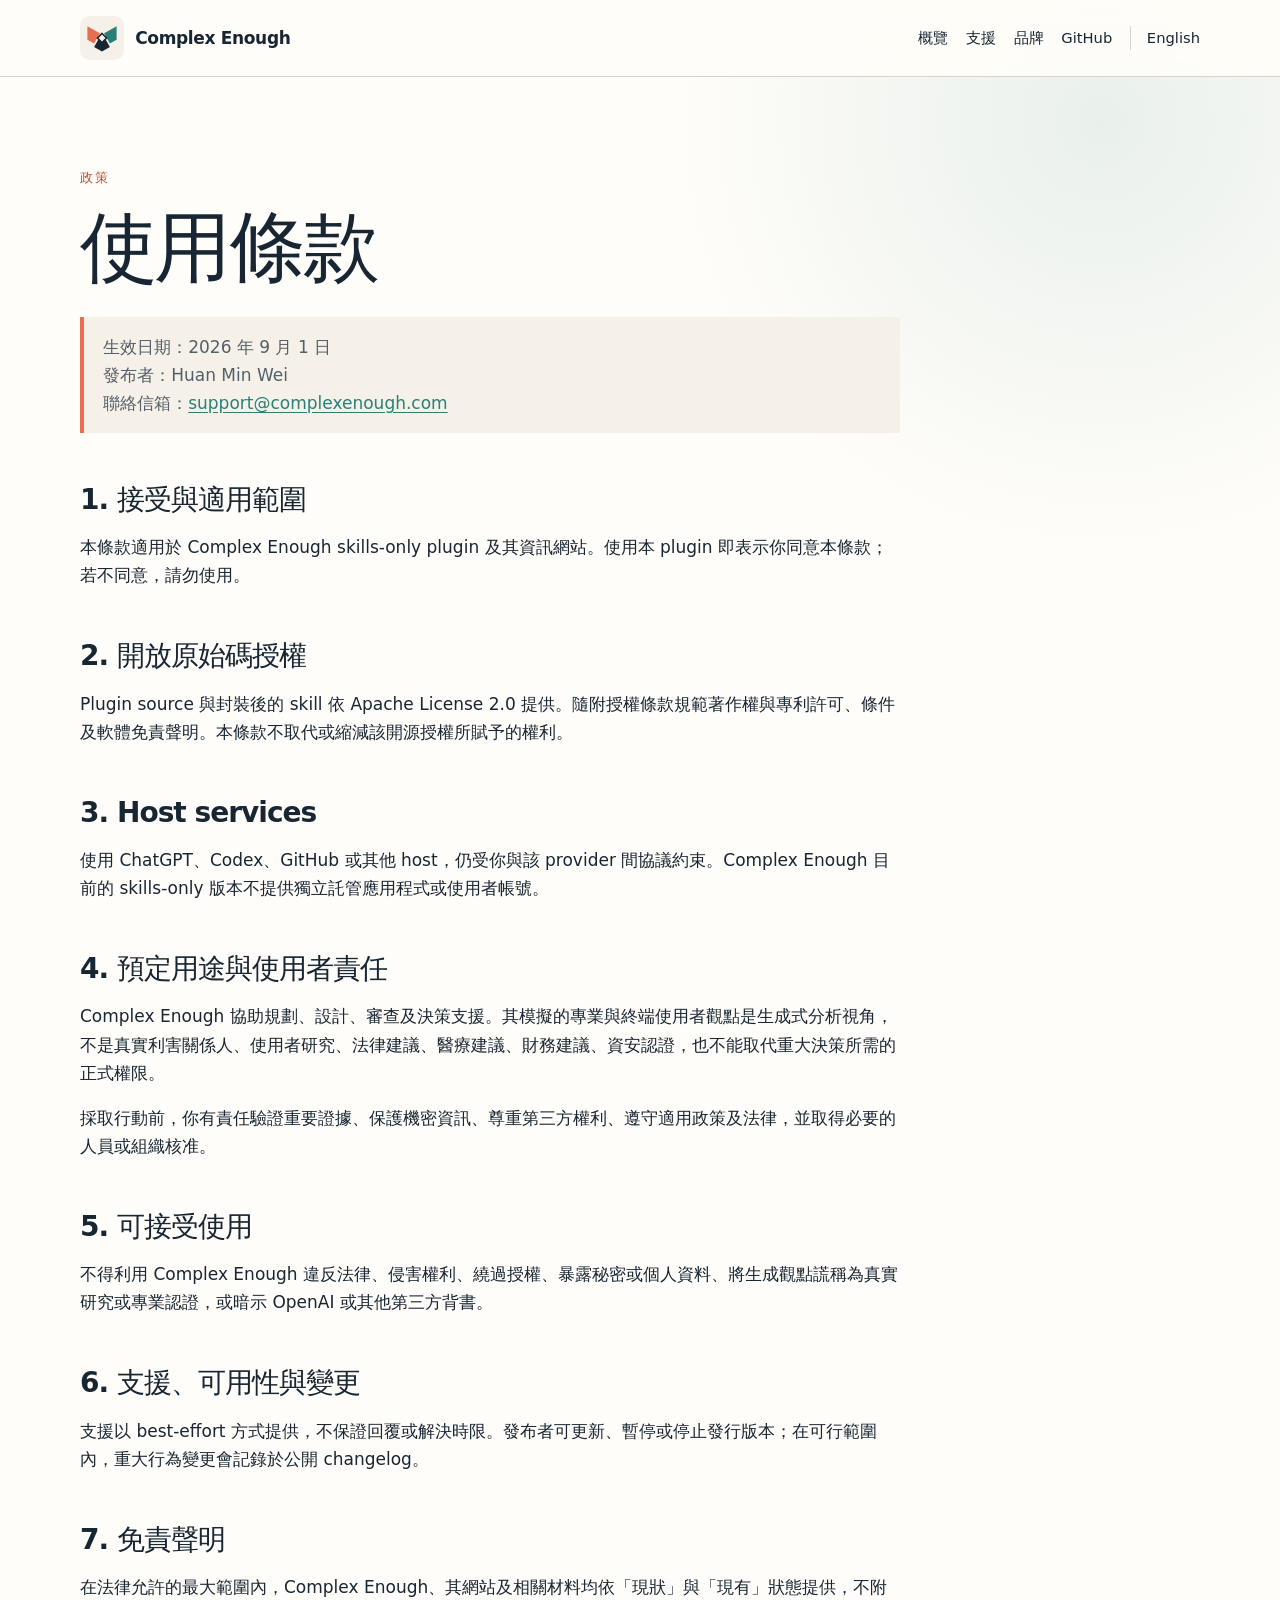
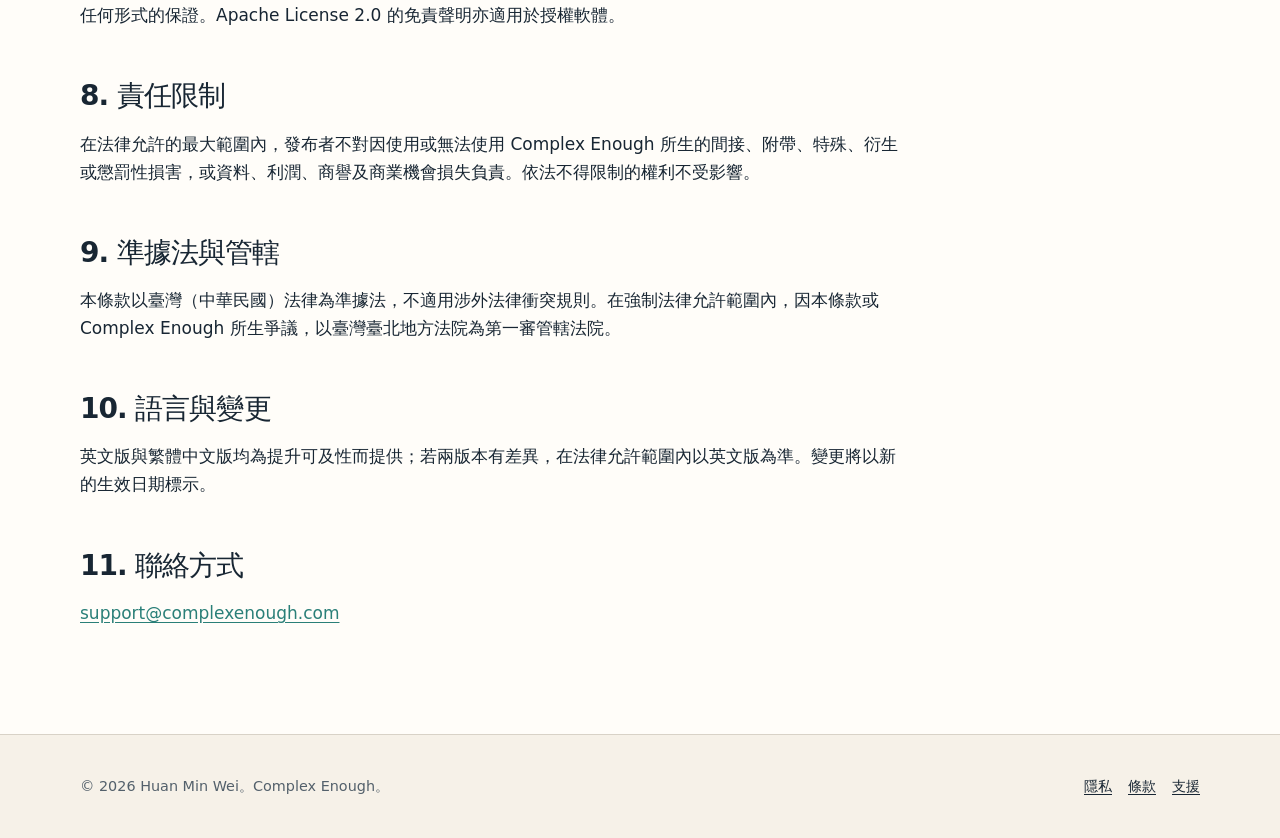
<file: site/zh-TW/terms/index.html>
<!doctype html><html lang="zh-Hant-TW"><head><meta charset="utf-8"><meta name="viewport" content="width=device-width, initial-scale=1">
<meta name="description" content="Complex Enough skills-only plugin 與網站的使用條款。"><link rel="canonical" href="https://complexenough.com/zh-TW/terms/"><link rel="alternate" hreflang="en" href="https://complexenough.com/en/terms/"><link rel="stylesheet" href="../../assets/css/site.css"><link rel="icon" href="../../assets/brand/mark.svg" type="image/svg+xml"><title>使用條款 — Complex Enough</title></head>
<body><a class="skip-link" href="#main">跳至主要內容</a><header class="site-header"><div class="header-inner"><a class="brand-link" href="../"><img src="../../assets/brand/mark.svg" alt=""><span>Complex Enough</span></a><nav aria-label="主要導覽"><ul class="nav-list"><li><a href="../">概覽</a></li><li><a href="../support/">支援</a></li><li><a href="../brand/">品牌</a></li><li><a href="https://github.com/complex-enough/complex-enough">GitHub</a></li><li class="language-link"><a href="../../en/terms/" lang="en">English</a></li></ul></nav></div></header>
<main id="main" class="page"><article class="document"><p class="eyebrow">政策</p><h1>使用條款</h1><div class="document-meta"><strong>生效日期：</strong>2026 年 9 月 1 日<br><strong>發布者：</strong>Huan Min Wei<br><strong>聯絡信箱：</strong><a href="mailto:support@complexenough.com">support@complexenough.com</a></div>
<h2>1. 接受與適用範圍</h2><p>本條款適用於 Complex Enough skills-only plugin 及其資訊網站。使用本 plugin 即表示你同意本條款；若不同意，請勿使用。</p>
<h2>2. 開放原始碼授權</h2><p>Plugin source 與封裝後的 skill 依 Apache License 2.0 提供。隨附授權條款規範著作權與專利許可、條件及軟體免責聲明。本條款不取代或縮減該開源授權所賦予的權利。</p>
<h2>3. Host services</h2><p>使用 ChatGPT、Codex、GitHub 或其他 host，仍受你與該 provider 間協議約束。Complex Enough 目前的 skills-only 版本不提供獨立託管應用程式或使用者帳號。</p>
<h2>4. 預定用途與使用者責任</h2><p>Complex Enough 協助規劃、設計、審查及決策支援。其模擬的專業與終端使用者觀點是生成式分析視角，不是真實利害關係人、使用者研究、法律建議、醫療建議、財務建議、資安認證，也不能取代重大決策所需的正式權限。</p><p>採取行動前，你有責任驗證重要證據、保護機密資訊、尊重第三方權利、遵守適用政策及法律，並取得必要的人員或組織核准。</p>
<h2>5. 可接受使用</h2><p>不得利用 Complex Enough 違反法律、侵害權利、繞過授權、暴露秘密或個人資料、將生成觀點謊稱為真實研究或專業認證，或暗示 OpenAI 或其他第三方背書。</p>
<h2>6. 支援、可用性與變更</h2><p>支援以 best-effort 方式提供，不保證回覆或解決時限。發布者可更新、暫停或停止發行版本；在可行範圍內，重大行為變更會記錄於公開 changelog。</p>
<h2>7. 免責聲明</h2><p>在法律允許的最大範圍內，Complex Enough、其網站及相關材料均依「現狀」與「現有」狀態提供，不附任何形式的保證。Apache License 2.0 的免責聲明亦適用於授權軟體。</p>
<h2>8. 責任限制</h2><p>在法律允許的最大範圍內，發布者不對因使用或無法使用 Complex Enough 所生的間接、附帶、特殊、衍生或懲罰性損害，或資料、利潤、商譽及商業機會損失負責。依法不得限制的權利不受影響。</p>
<h2>9. 準據法與管轄</h2><p>本條款以臺灣（中華民國）法律為準據法，不適用涉外法律衝突規則。在強制法律允許範圍內，因本條款或 Complex Enough 所生爭議，以臺灣臺北地方法院為第一審管轄法院。</p>
<h2>10. 語言與變更</h2><p>英文版與繁體中文版均為提升可及性而提供；若兩版本有差異，在法律允許範圍內以英文版為準。變更將以新的生效日期標示。</p>
<h2>11. 聯絡方式</h2><p><a href="mailto:support@complexenough.com">support@complexenough.com</a></p></article></main>
<footer class="site-footer"><div class="footer-inner"><div>© 2026 Huan Min Wei。Complex Enough。</div><div class="footer-links"><a href="../privacy/">隱私</a><a aria-current="page" href="./">條款</a><a href="../support/">支援</a></div></div></footer></body></html>
</file>
<file: site/assets/css/site.css>
:root {
  color-scheme: light;
  --ink: #182633;
  --slate: #53606b;
  --coral: #e76f51;
  --coral-dark: #bd4e35;
  --teal: #2a7f78;
  --warm: #f6f1e8;
  --paper: #fffdf9;
  --line: #d8d2c7;
  --shadow: 0 18px 54px rgb(24 38 51 / 10%);
  font-family: Inter, ui-sans-serif, system-ui, -apple-system, BlinkMacSystemFont, "Segoe UI", sans-serif;
  font-synthesis: none;
}

* { box-sizing: border-box; }
html { scroll-behavior: smooth; }
body {
  margin: 0;
  color: var(--ink);
  background:
    radial-gradient(circle at 86% 5%, rgb(42 127 120 / 10%), transparent 27rem),
    var(--paper);
  font-size: 17px;
  line-height: 1.65;
}
a { color: var(--teal); text-underline-offset: .18em; }
a:hover { color: var(--coral-dark); }
img { max-width: 100%; }
.skip-link {
  position: absolute;
  left: -9999px;
  top: .5rem;
  z-index: 100;
  padding: .7rem 1rem;
  color: white;
  background: var(--ink);
}
.skip-link:focus { left: .5rem; }
.site-header {
  border-bottom: 1px solid var(--line);
  background: rgb(255 253 249 / 92%);
  backdrop-filter: blur(12px);
}
.header-inner, .page, .footer-inner {
  width: min(1120px, calc(100% - 2.2rem));
  margin-inline: auto;
}
.header-inner {
  min-height: 76px;
  display: flex;
  align-items: center;
  justify-content: space-between;
  gap: 1rem;
}
.brand-link {
  display: inline-flex;
  align-items: center;
  gap: .7rem;
  color: var(--ink);
  font-weight: 760;
  text-decoration: none;
  letter-spacing: -.02em;
}
.brand-link img { width: 44px; height: 44px; }
.nav-list {
  display: flex;
  flex-wrap: wrap;
  align-items: center;
  justify-content: flex-end;
  gap: .3rem 1.1rem;
  margin: 0;
  padding: 0;
  list-style: none;
  font-size: .92rem;
}
.nav-list a { color: var(--ink); text-decoration: none; }
.nav-list a[aria-current="page"] { color: var(--coral-dark); font-weight: 700; }
.language-link { padding-left: 1rem; border-left: 1px solid var(--line); }
.hero {
  min-height: 680px;
  display: grid;
  grid-template-columns: minmax(0, 1.28fr) minmax(280px, .72fr);
  align-items: center;
  gap: clamp(2rem, 7vw, 7rem);
  padding-block: clamp(4.5rem, 9vw, 8rem);
}
.eyebrow {
  margin: 0 0 1rem;
  color: var(--coral-dark);
  font-size: .82rem;
  font-weight: 800;
  letter-spacing: .13em;
  text-transform: uppercase;
}
h1, h2, h3 { line-height: 1.15; letter-spacing: -.035em; }
h1 { max-width: 900px; margin: 0; font-size: clamp(3.1rem, 8vw, 6.8rem); }
h2 { margin: 0 0 1rem; font-size: clamp(2rem, 4vw, 3.2rem); }
h3 { margin-top: 1.8rem; font-size: 1.25rem; }
.lede { max-width: 720px; margin: 1.5rem 0 0; color: var(--slate); font-size: clamp(1.12rem, 2vw, 1.35rem); }
.availability-note {
  max-width: 720px;
  margin: 1.4rem 0 0;
  padding: .8rem 1rem;
  border-left: 4px solid var(--teal);
  color: var(--slate);
  background: var(--warm);
}
.availability-note p { margin: 0; }
.availability-note .example-label {
  margin-top: .85rem;
  color: var(--ink);
  font-size: .78rem;
  font-weight: 800;
  letter-spacing: .08em;
  text-transform: uppercase;
}
.prompt-example {
  margin: .35rem 0 0;
  padding: .75rem .9rem;
  border-radius: 10px;
  color: #dce7eb;
  background: var(--ink);
  font: 600 .86rem/1.55 ui-monospace, SFMono-Regular, Consolas, monospace;
  overflow-wrap: anywhere;
  white-space: pre-wrap;
}
.prompt-example code { padding: 0; color: inherit; background: transparent; font: inherit; }
.actions { display: flex; flex-wrap: wrap; gap: .8rem; margin-top: 2rem; }
.button {
  display: inline-flex;
  min-height: 48px;
  align-items: center;
  justify-content: center;
  padding: .7rem 1.15rem;
  border: 1px solid var(--ink);
  border-radius: 999px;
  color: white;
  background: var(--ink);
  font-weight: 720;
  text-decoration: none;
}
.button.secondary { color: var(--ink); background: transparent; }
.button:hover { color: white; background: var(--coral-dark); border-color: var(--coral-dark); }
.hero-mark {
  width: min(100%, 390px);
  justify-self: center;
  filter: drop-shadow(0 28px 42px rgb(24 38 51 / 16%));
}
.thesis {
  display: grid;
  grid-template-columns: minmax(0, .9fr) minmax(0, 1.1fr);
  align-items: start;
  column-gap: clamp(1.5rem, 5vw, 5rem);
  row-gap: 1rem;
  margin-bottom: clamp(4rem, 8vw, 7rem);
  padding: clamp(1.8rem, 4vw, 3rem);
  border-radius: 26px;
  color: white;
  background: var(--ink);
  box-shadow: var(--shadow);
}
.thesis .eyebrow { grid-column: 1 / -1; margin: 0; color: #9cddd7; }
.thesis h2 { margin: 0; }
.thesis-copy { margin: 0; color: #d8e0e5; font-size: clamp(1.08rem, 2vw, 1.28rem); }
.section { padding-block: clamp(4rem, 8vw, 7rem); border-top: 1px solid var(--line); }
.section-intro { max-width: 760px; color: var(--slate); font-size: 1.15rem; }
.grid { display: grid; grid-template-columns: repeat(3, 1fr); gap: 1rem; margin-top: 2rem; }
.comparison-grid { grid-template-columns: repeat(2, 1fr); }
.card {
  padding: clamp(1.4rem, 3vw, 2rem);
  border: 1px solid var(--line);
  border-radius: 22px;
  background: rgb(255 255 255 / 72%);
  box-shadow: var(--shadow);
}
.card h3 { margin-top: 0; }
.number { color: var(--coral-dark); font-weight: 850; }
.callout {
  padding: clamp(1.5rem, 4vw, 2.7rem);
  border-radius: 26px;
  color: white;
  background: var(--ink);
}
.callout a { color: #9cddd7; }
.document { width: min(820px, 100%); padding-block: clamp(3.5rem, 7vw, 6rem); }
.document h1 { font-size: clamp(2.6rem, 7vw, 4.8rem); }
.document h2 { margin-top: 3.2rem; font-size: 1.75rem; }
.document-meta {
  margin: 1.5rem 0 3rem;
  padding: 1rem 1.2rem;
  border-left: 4px solid var(--coral);
  color: var(--slate);
  background: var(--warm);
}
.document li + li { margin-top: .5rem; }
.site-footer { border-top: 1px solid var(--line); background: var(--warm); }
.footer-inner {
  display: grid;
  grid-template-columns: 1fr auto;
  gap: 1rem 3rem;
  padding-block: 2.5rem;
  color: var(--slate);
  font-size: .9rem;
}
.footer-links { display: flex; flex-wrap: wrap; gap: .6rem 1rem; justify-content: flex-end; }
.footer-links a { color: var(--ink); }
code { padding: .12em .35em; border-radius: .35em; background: var(--warm); font-size: .9em; }

@media (max-width: 820px) {
  .header-inner { align-items: flex-start; flex-direction: column; padding-block: .8rem; }
  .nav-list { justify-content: flex-start; }
  .language-link { padding-left: 0; border-left: 0; }
  .hero { min-height: auto; grid-template-columns: 1fr; }
  .hero-mark { width: min(72vw, 320px); grid-row: 1; }
  .thesis { grid-template-columns: 1fr; }
  .grid { grid-template-columns: 1fr; }
  .comparison-grid { grid-template-columns: 1fr; }
  .footer-inner { grid-template-columns: 1fr; }
  .footer-links { justify-content: flex-start; }
}

@media (prefers-reduced-motion: reduce) { html { scroll-behavior: auto; } }
</file>
